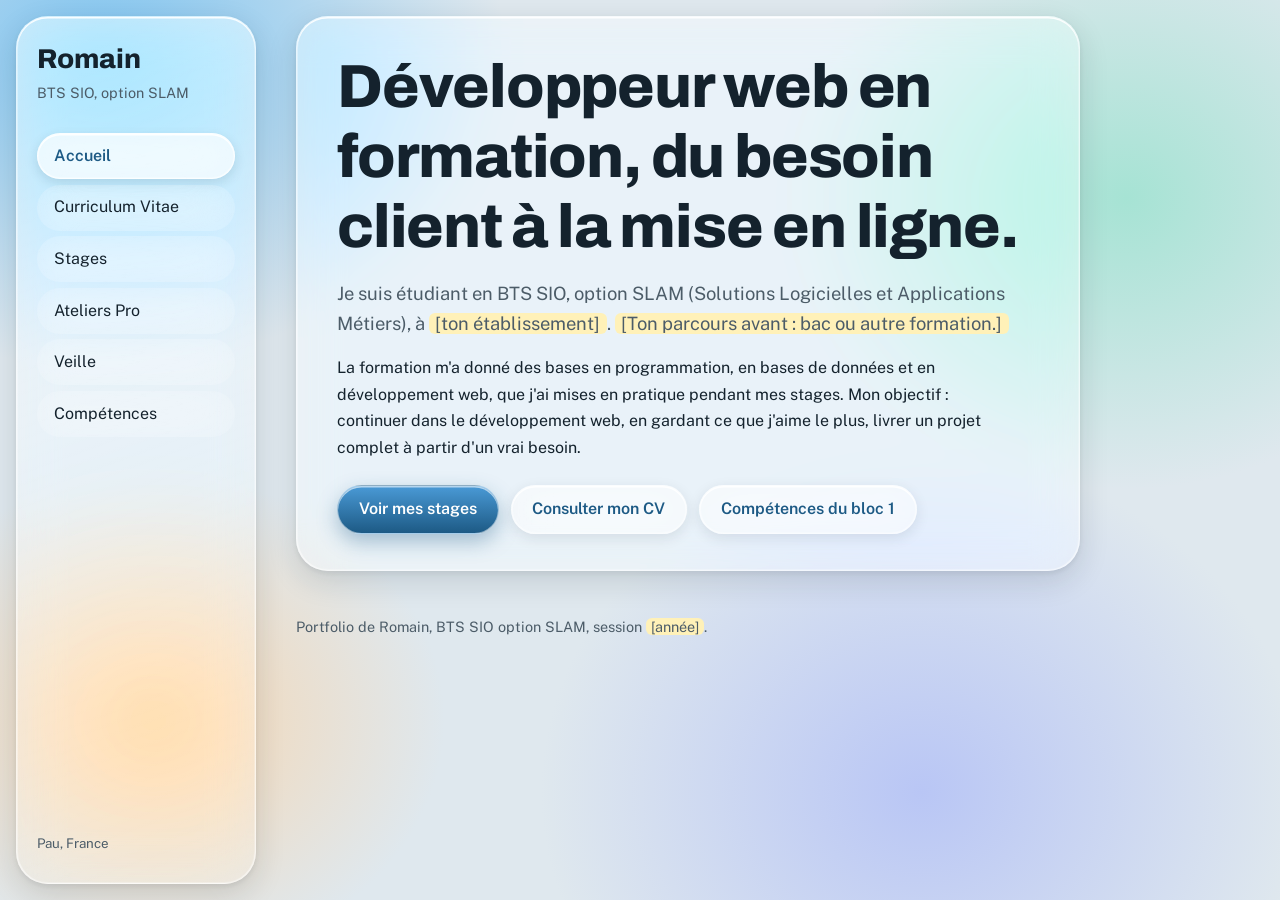
<file: index.html>
<!DOCTYPE html>
<html lang="fr">
<head>
<meta charset="utf-8">
<meta name="viewport" content="width=device-width, initial-scale=1">
<title>Romain – Portfolio BTS SIO option SLAM</title>
<meta name="description" content="Portfolio de Romain, étudiant en BTS SIO option SLAM : stages, ateliers professionnels, veille technologique et compétences du bloc 1.">
<link rel="preconnect" href="https://fonts.googleapis.com">
<link rel="preconnect" href="https://fonts.gstatic.com" crossorigin>
<link href="https://fonts.googleapis.com/css2?family=Archivo:wght@600;700;800&family=Public+Sans:wght@400;600&display=swap" rel="stylesheet">
<link rel="stylesheet" href="style.css">
</head>
<body>

<aside>
  <div>
    <p class="nom">Romain</p>
    <p class="sous">BTS SIO, option SLAM</p>
    <nav aria-label="Rubriques">
      <ul>
        <li><a href="index.html" aria-current="page">Accueil</a></li>
        <li><a href="cv.html">Curriculum Vitae</a></li>
        <li><a href="stages.html">Stages</a></li>
        <li><a href="ateliers.html">Ateliers Pro</a></li>
        <li><a href="veille.html">Veille</a></li>
        <li><a href="competences.html">Compétences</a></li>
      </ul>
    </nav>
  </div>
  <small>Pau, France</small>
</aside>

<main>

<section id="accueil">
  <h1>Développeur web en formation, du besoin client à la mise en ligne.</h1>
  <p class="chapo">Je suis étudiant en BTS SIO, option SLAM (Solutions Logicielles et Applications Métiers), à <span class="todo">[ton établissement]</span>. <span class="todo">[Ton parcours avant : bac ou autre formation.]</span></p>
  <p>La formation m'a donné des bases en programmation, en bases de données et en développement web, que j'ai mises en pratique pendant mes stages. Mon objectif : continuer dans le développement web, en gardant ce que j'aime le plus, livrer un projet complet à partir d'un vrai besoin.</p>
  <div class="liens">
    <a class="btn" href="stages.html">Voir mes stages</a>
    <a class="btn sec" href="cv.html">Consulter mon CV</a>
    <a class="btn sec" href="competences.html">Compétences du bloc 1</a>
  </div>
</section>

<footer>Portfolio de Romain, BTS SIO option SLAM, session <span class="todo">[année]</span>.</footer>

</main>
</body>
</html>
</file>
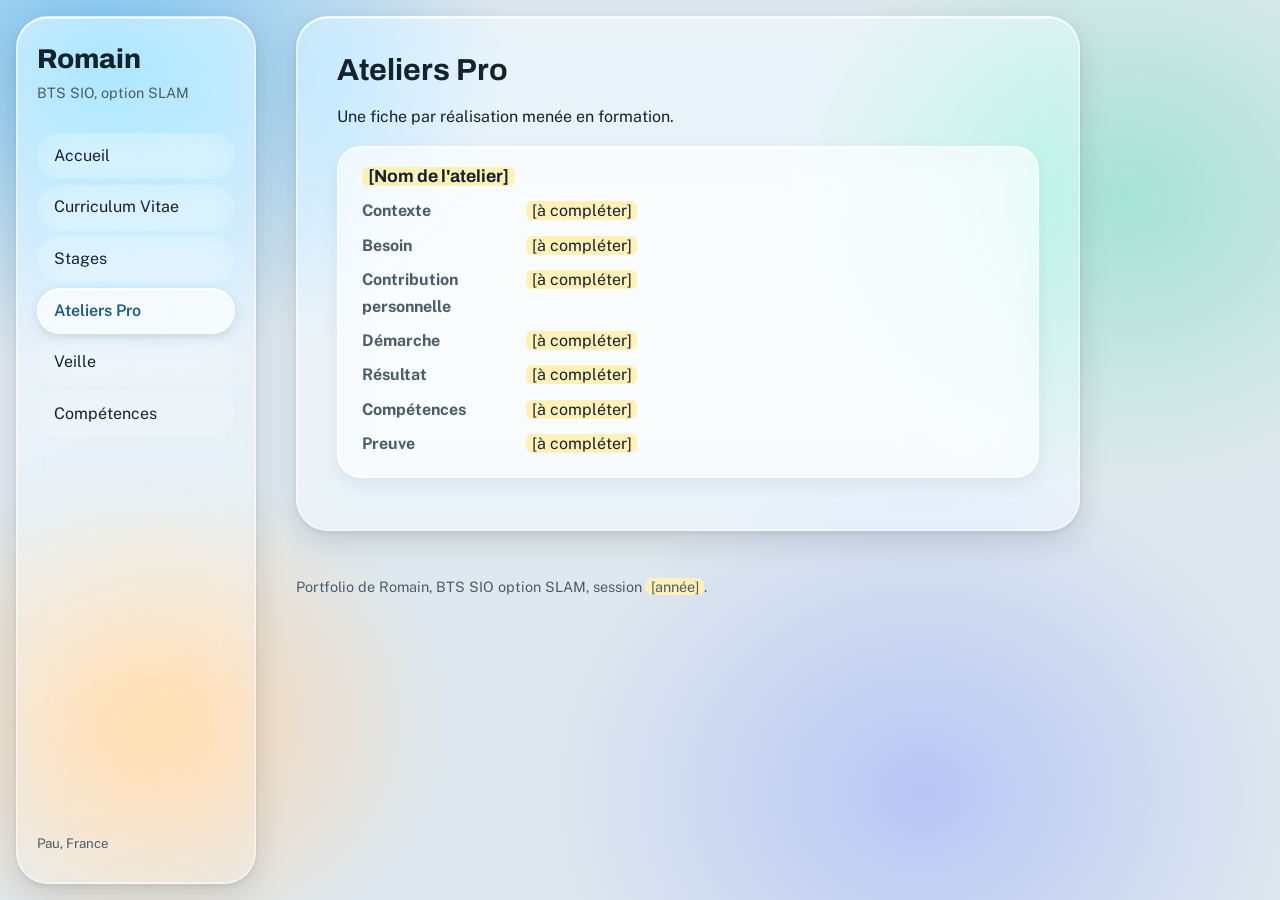
<file: ateliers.html>
<!DOCTYPE html>
<html lang="fr">
<head>
<meta charset="utf-8">
<meta name="viewport" content="width=device-width, initial-scale=1">
<title>Ateliers Pro – Romain, BTS SIO SLAM</title>
<meta name="description" content="Ateliers professionnels réalisés par Romain pendant son BTS SIO option SLAM.">
<link rel="preconnect" href="https://fonts.googleapis.com">
<link rel="preconnect" href="https://fonts.gstatic.com" crossorigin>
<link href="https://fonts.googleapis.com/css2?family=Archivo:wght@600;700;800&family=Public+Sans:wght@400;600&display=swap" rel="stylesheet">
<link rel="stylesheet" href="style.css">
</head>
<body>

<aside>
  <div>
    <p class="nom">Romain</p>
    <p class="sous">BTS SIO, option SLAM</p>
    <nav aria-label="Rubriques">
      <ul>
        <li><a href="index.html">Accueil</a></li>
        <li><a href="cv.html">Curriculum Vitae</a></li>
        <li><a href="stages.html">Stages</a></li>
        <li><a href="ateliers.html" aria-current="page">Ateliers Pro</a></li>
        <li><a href="veille.html">Veille</a></li>
        <li><a href="competences.html">Compétences</a></li>
      </ul>
    </nav>
  </div>
  <small>Pau, France</small>
</aside>

<main>

<section id="ateliers">
  <h2>Ateliers Pro</h2>
  <p>Une fiche par réalisation menée en formation.</p>

  <article class="fiche" id="atelier-1">
    <h4><span class="todo">[Nom de l'atelier]</span></h4>
    <dl>
      <dt>Contexte</dt><dd><span class="todo">[à compléter]</span></dd>
      <dt>Besoin</dt><dd><span class="todo">[à compléter]</span></dd>
      <dt>Contribution personnelle</dt><dd><span class="todo">[à compléter]</span></dd>
      <dt>Démarche</dt><dd><span class="todo">[à compléter]</span></dd>
      <dt>Résultat</dt><dd><span class="todo">[à compléter]</span></dd>
      <dt>Compétences</dt><dd><span class="todo">[à compléter]</span></dd>
      <dt>Preuve</dt><dd><span class="todo">[à compléter]</span></dd>
    </dl>
  </article>
</section>

<footer>Portfolio de Romain, BTS SIO option SLAM, session <span class="todo">[année]</span>.</footer>

</main>
</body>
</html>
</file>
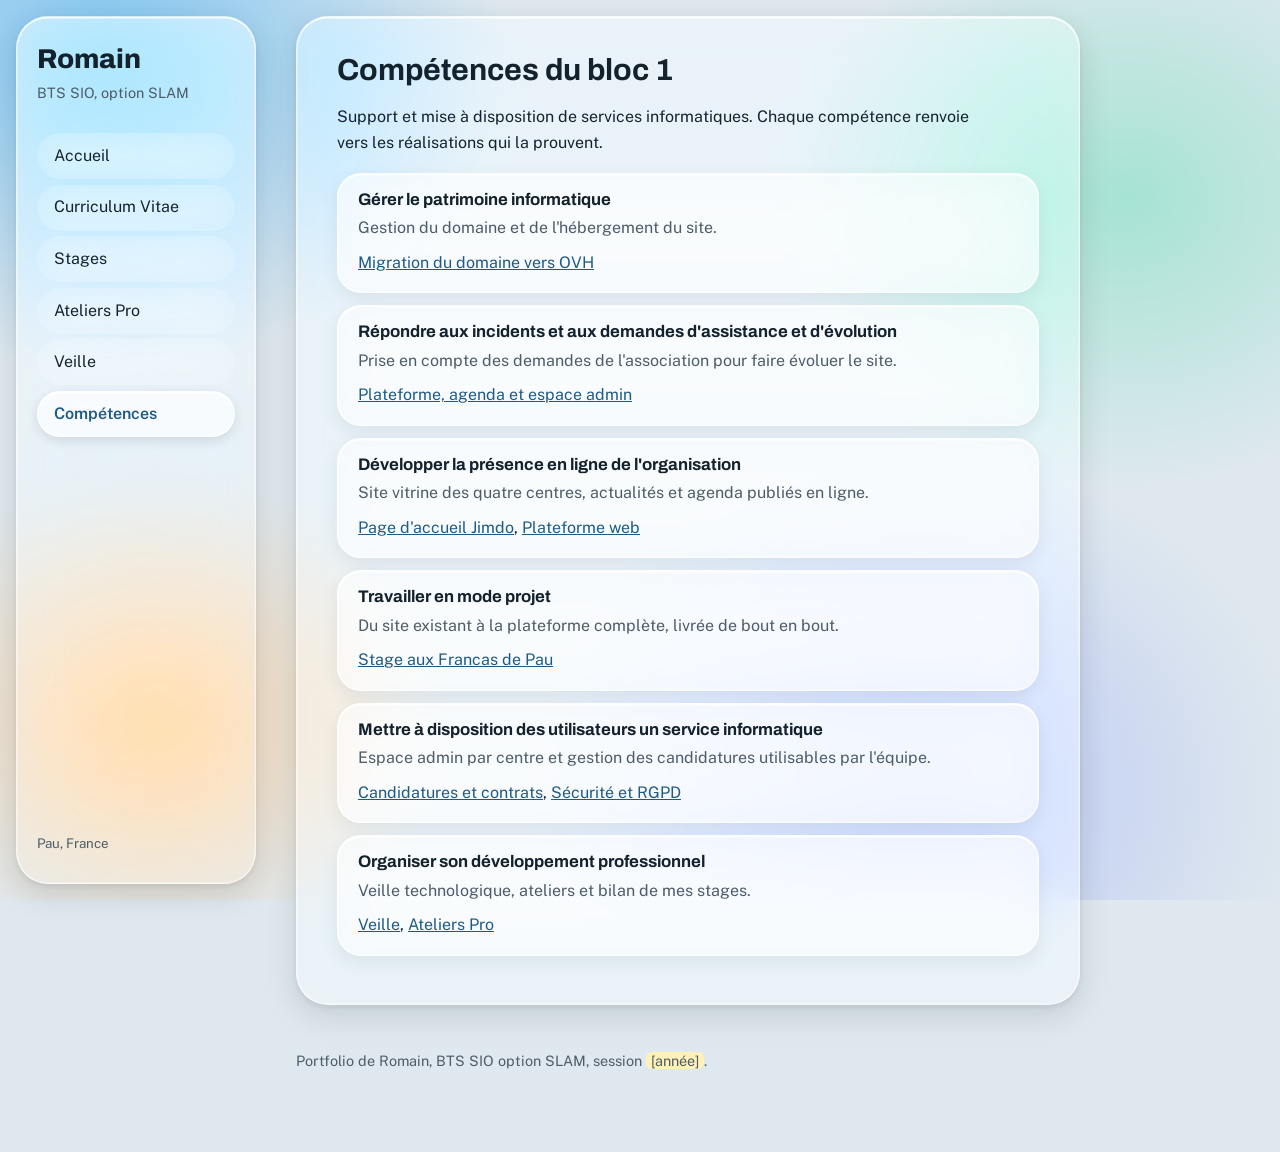
<file: competences.html>
<!DOCTYPE html>
<html lang="fr">
<head>
<meta charset="utf-8">
<meta name="viewport" content="width=device-width, initial-scale=1">
<title>Compétences du bloc 1 – Romain, BTS SIO SLAM</title>
<meta name="description" content="Compétences du bloc 1 du BTS SIO et réalisations qui les prouvent.">
<link rel="preconnect" href="https://fonts.googleapis.com">
<link rel="preconnect" href="https://fonts.gstatic.com" crossorigin>
<link href="https://fonts.googleapis.com/css2?family=Archivo:wght@600;700;800&family=Public+Sans:wght@400;600&display=swap" rel="stylesheet">
<link rel="stylesheet" href="style.css">
</head>
<body>

<aside>
  <div>
    <p class="nom">Romain</p>
    <p class="sous">BTS SIO, option SLAM</p>
    <nav aria-label="Rubriques">
      <ul>
        <li><a href="index.html">Accueil</a></li>
        <li><a href="cv.html">Curriculum Vitae</a></li>
        <li><a href="stages.html">Stages</a></li>
        <li><a href="ateliers.html">Ateliers Pro</a></li>
        <li><a href="veille.html">Veille</a></li>
        <li><a href="competences.html" aria-current="page">Compétences</a></li>
      </ul>
    </nav>
  </div>
  <small>Pau, France</small>
</aside>

<main>

<section id="competences">
  <h2>Compétences du bloc 1</h2>
  <p>Support et mise à disposition de services informatiques. Chaque compétence renvoie vers les réalisations qui la prouvent.</p>

  <div class="comp">
    <h3>Gérer le patrimoine informatique</h3>
    <p>Gestion du domaine et de l'hébergement du site.</p>
    <a href="stages.html#real-securite">Migration du domaine vers OVH</a>
  </div>
  <div class="comp">
    <h3>Répondre aux incidents et aux demandes d'assistance et d'évolution</h3>
    <p>Prise en compte des demandes de l'association pour faire évoluer le site.</p>
    <a href="stages.html#real-plateforme">Plateforme, agenda et espace admin</a>
  </div>
  <div class="comp">
    <h3>Développer la présence en ligne de l'organisation</h3>
    <p>Site vitrine des quatre centres, actualités et agenda publiés en ligne.</p>
    <a href="stages.html#real-jimdo">Page d'accueil Jimdo</a>, <a href="stages.html#real-plateforme">Plateforme web</a>
  </div>
  <div class="comp">
    <h3>Travailler en mode projet</h3>
    <p>Du site existant à la plateforme complète, livrée de bout en bout.</p>
    <a href="stages.html#stage-2">Stage aux Francas de Pau</a>
  </div>
  <div class="comp">
    <h3>Mettre à disposition des utilisateurs un service informatique</h3>
    <p>Espace admin par centre et gestion des candidatures utilisables par l'équipe.</p>
    <a href="stages.html#real-candidatures">Candidatures et contrats</a>, <a href="stages.html#real-securite">Sécurité et RGPD</a>
  </div>
  <div class="comp">
    <h3>Organiser son développement professionnel</h3>
    <p>Veille technologique, ateliers et bilan de mes stages.</p>
    <a href="veille.html">Veille</a>, <a href="ateliers.html">Ateliers Pro</a>
  </div>
</section>

<footer>Portfolio de Romain, BTS SIO option SLAM, session <span class="todo">[année]</span>.</footer>

</main>
</body>
</html>
</file>
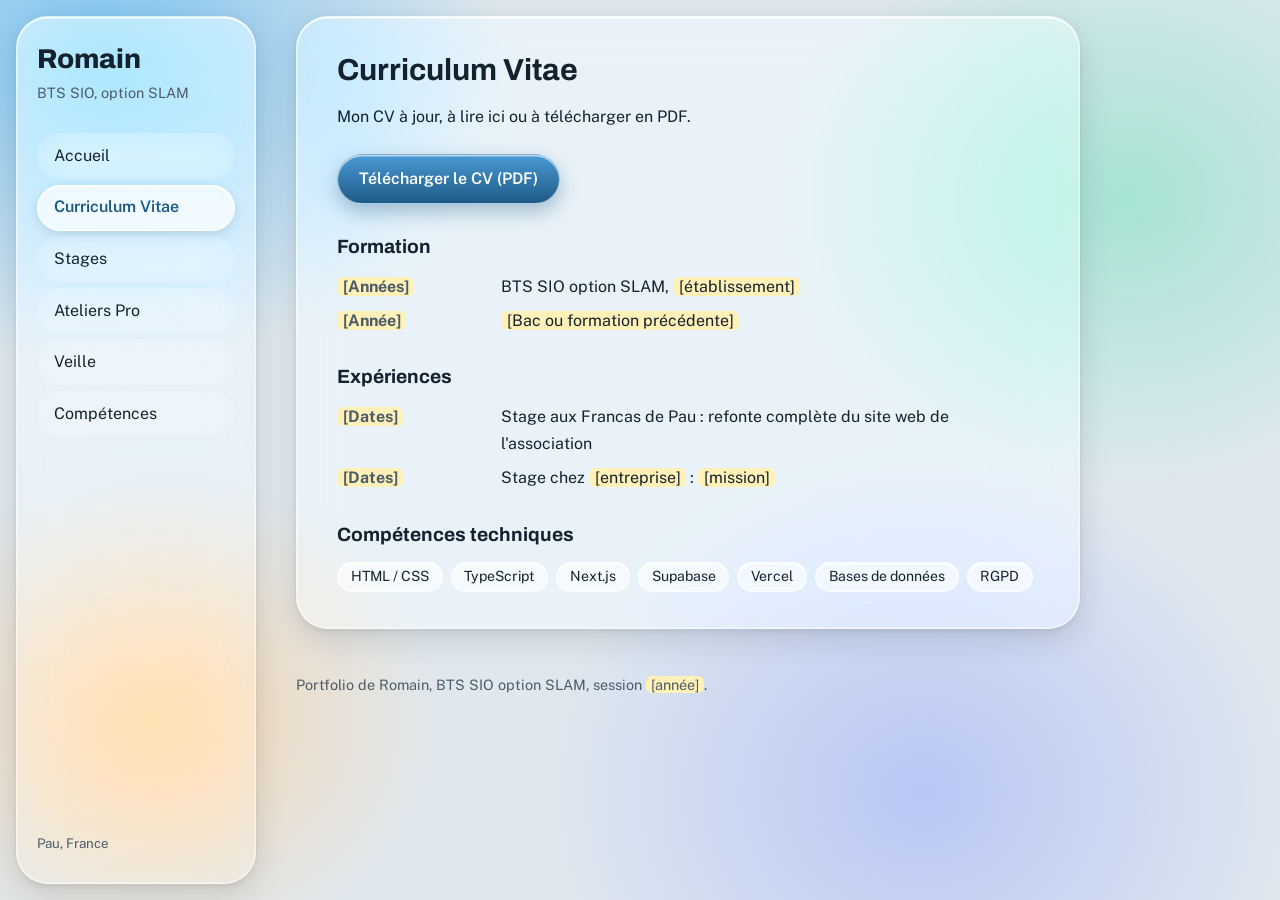
<file: cv.html>
<!DOCTYPE html>
<html lang="fr">
<head>
<meta charset="utf-8">
<meta name="viewport" content="width=device-width, initial-scale=1">
<title>Curriculum Vitae – Romain, BTS SIO SLAM</title>
<meta name="description" content="CV de Romain, étudiant en BTS SIO option SLAM : formation, expériences et compétences techniques.">
<link rel="preconnect" href="https://fonts.googleapis.com">
<link rel="preconnect" href="https://fonts.gstatic.com" crossorigin>
<link href="https://fonts.googleapis.com/css2?family=Archivo:wght@600;700;800&family=Public+Sans:wght@400;600&display=swap" rel="stylesheet">
<link rel="stylesheet" href="style.css">
</head>
<body>

<aside>
  <div>
    <p class="nom">Romain</p>
    <p class="sous">BTS SIO, option SLAM</p>
    <nav aria-label="Rubriques">
      <ul>
        <li><a href="index.html">Accueil</a></li>
        <li><a href="cv.html" aria-current="page">Curriculum Vitae</a></li>
        <li><a href="stages.html">Stages</a></li>
        <li><a href="ateliers.html">Ateliers Pro</a></li>
        <li><a href="veille.html">Veille</a></li>
        <li><a href="competences.html">Compétences</a></li>
      </ul>
    </nav>
  </div>
  <small>Pau, France</small>
</aside>

<main>

<section id="cv">
  <h2>Curriculum Vitae</h2>
  <p>Mon CV à jour, à lire ici ou à télécharger en PDF.</p>
  <div class="liens">
    <a class="btn" href="cv.pdf" download>Télécharger le CV (PDF)</a>
  </div>

  <h3>Formation</h3>
  <dl>
    <dt><span class="todo">[Années]</span></dt><dd>BTS SIO option SLAM, <span class="todo">[établissement]</span></dd>
    <dt><span class="todo">[Année]</span></dt><dd><span class="todo">[Bac ou formation précédente]</span></dd>
  </dl>

  <h3>Expériences</h3>
  <dl>
    <dt><span class="todo">[Dates]</span></dt><dd>Stage aux Francas de Pau : refonte complète du site web de l'association</dd>
    <dt><span class="todo">[Dates]</span></dt><dd>Stage chez <span class="todo">[entreprise]</span> : <span class="todo">[mission]</span></dd>
  </dl>

  <h3>Compétences techniques</h3>
  <ul class="tags">
    <li>HTML / CSS</li><li>TypeScript</li><li>Next.js</li><li>Supabase</li><li>Vercel</li><li>Bases de données</li><li>RGPD</li>
  </ul>
</section>

<footer>Portfolio de Romain, BTS SIO option SLAM, session <span class="todo">[année]</span>.</footer>

</main>
</body>
</html>
</file>
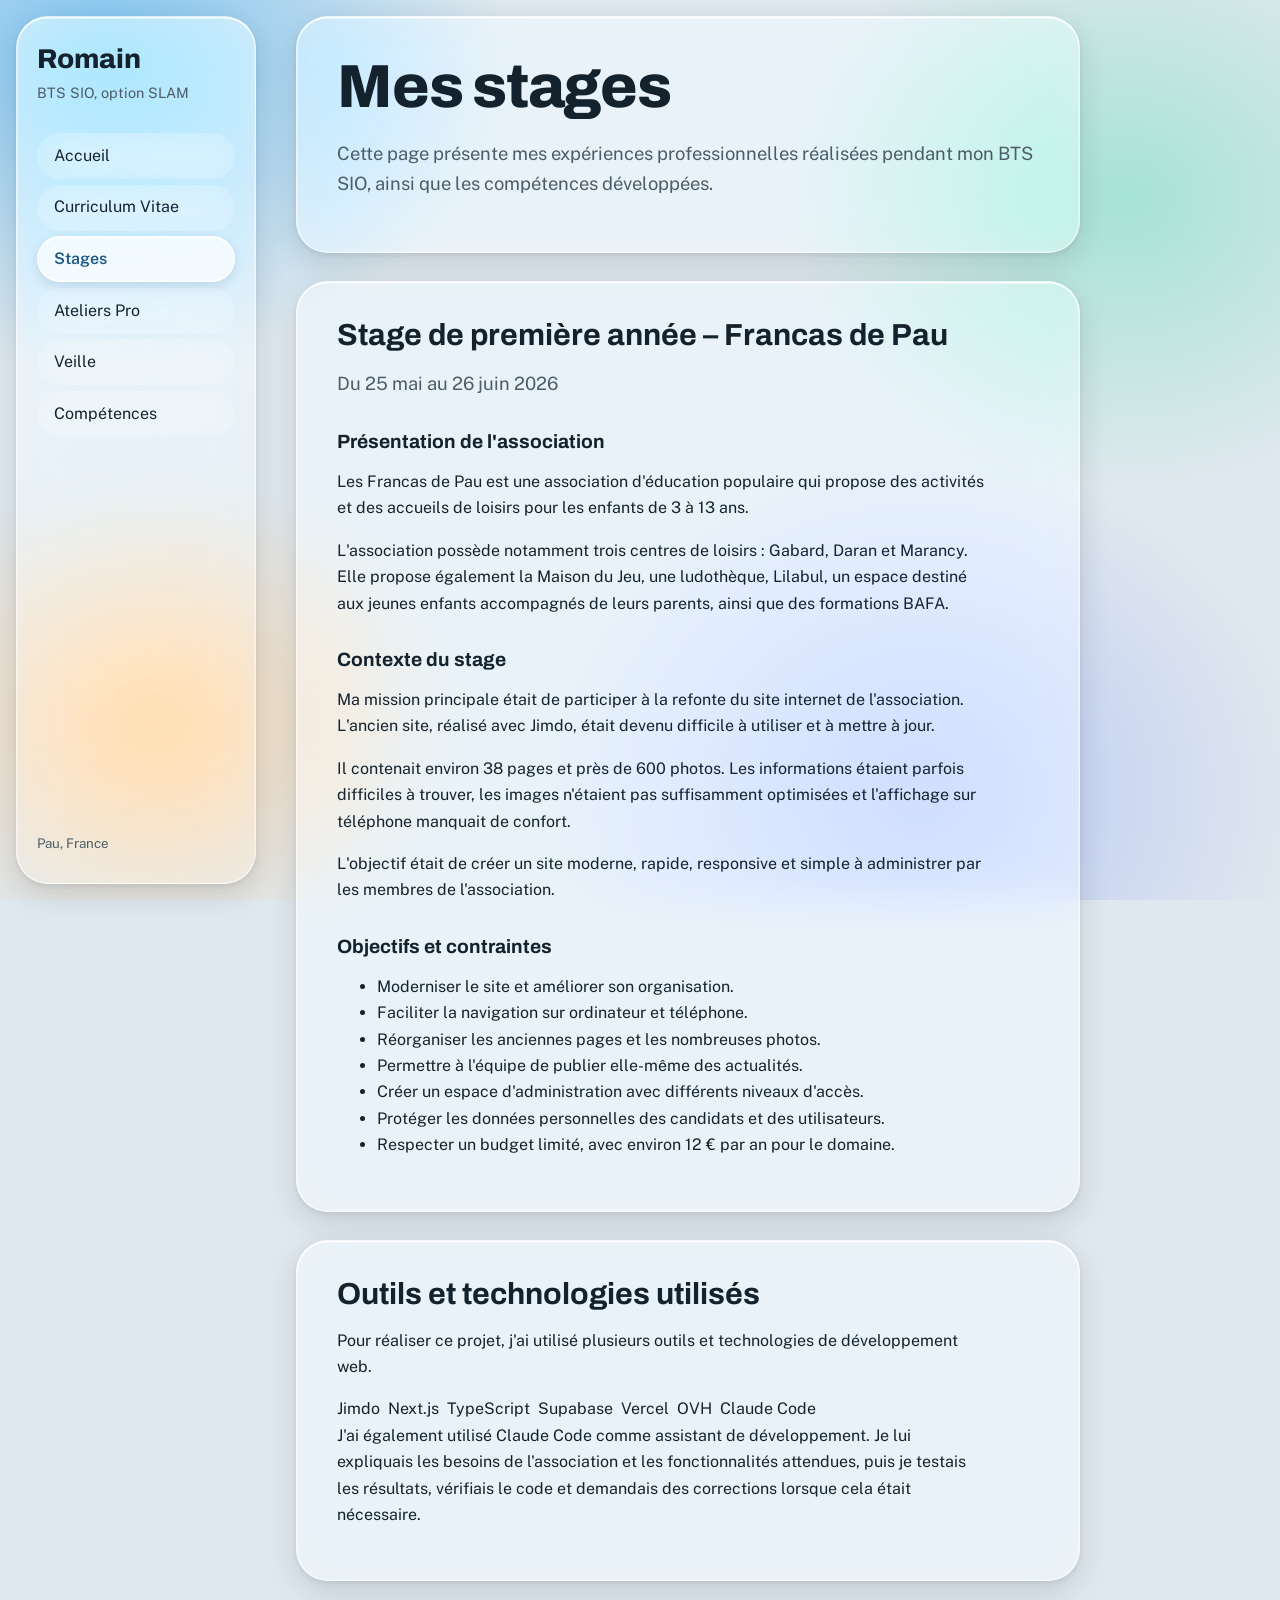
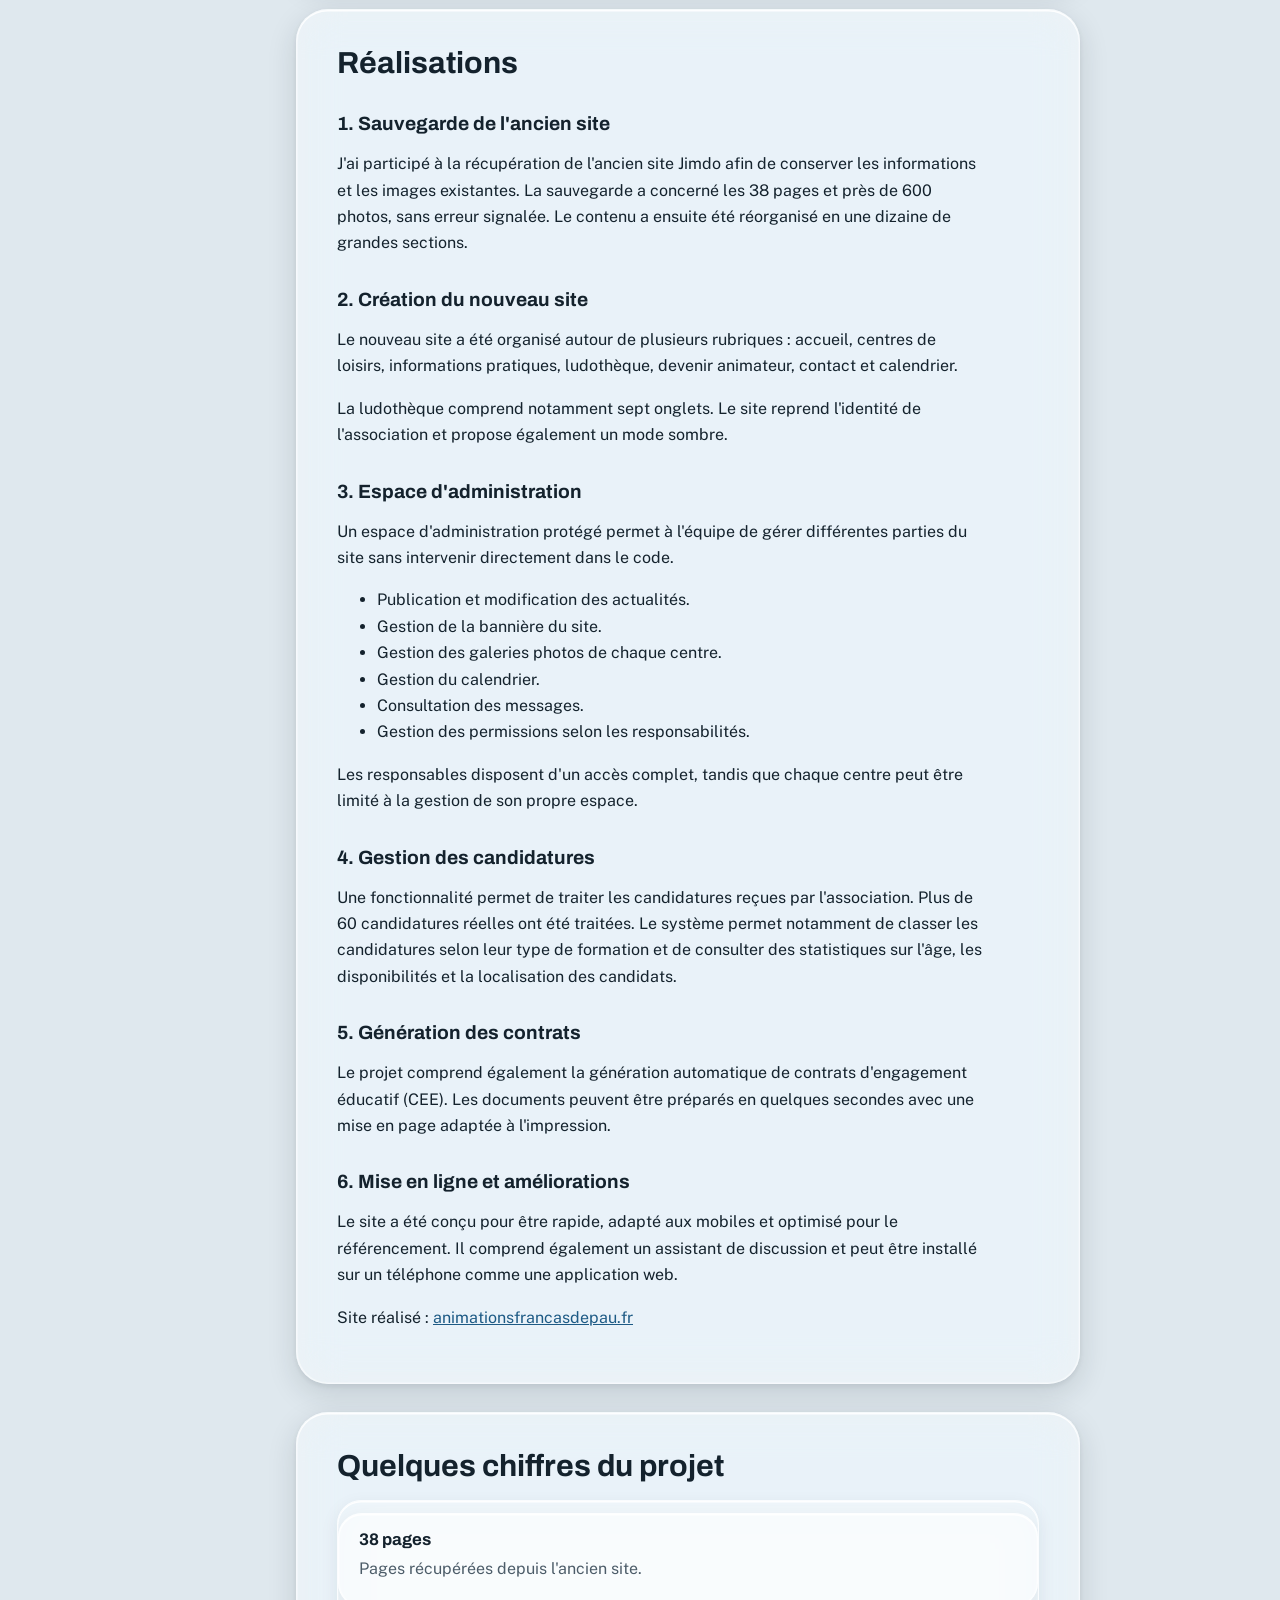
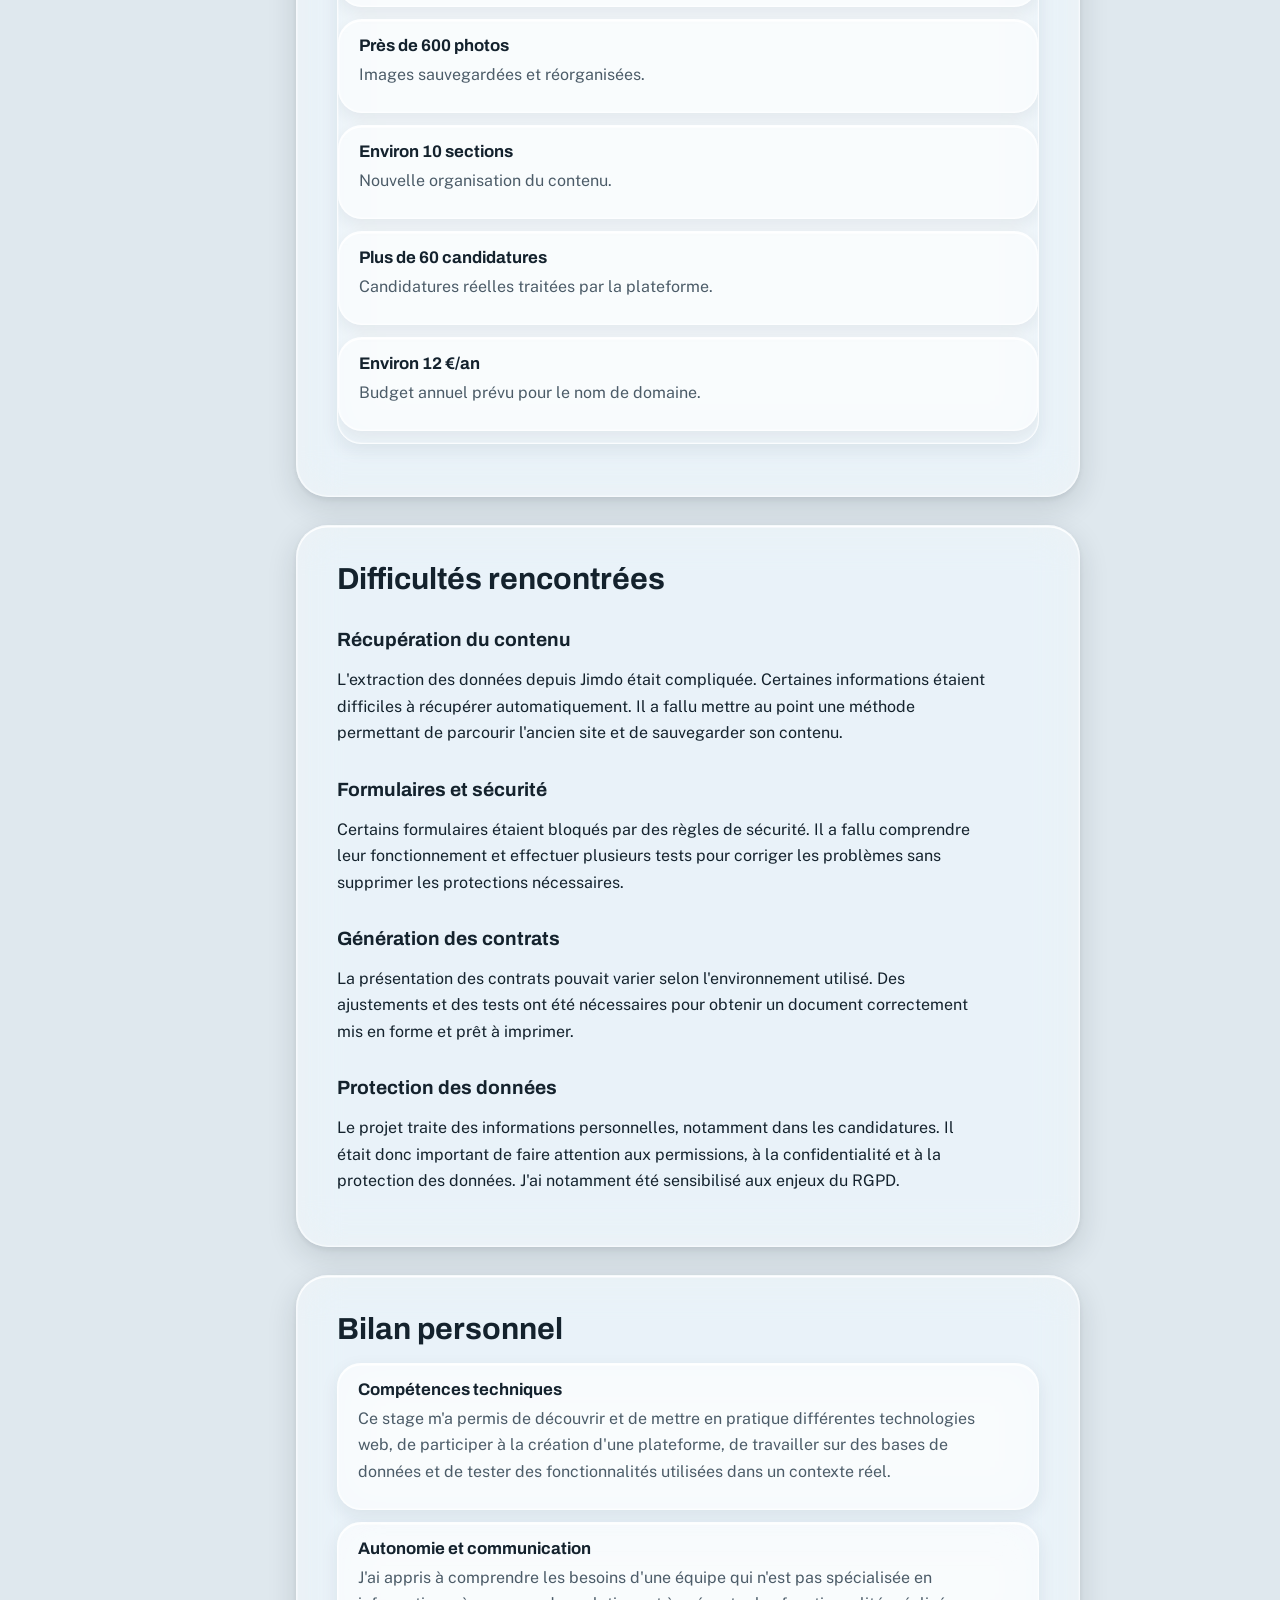
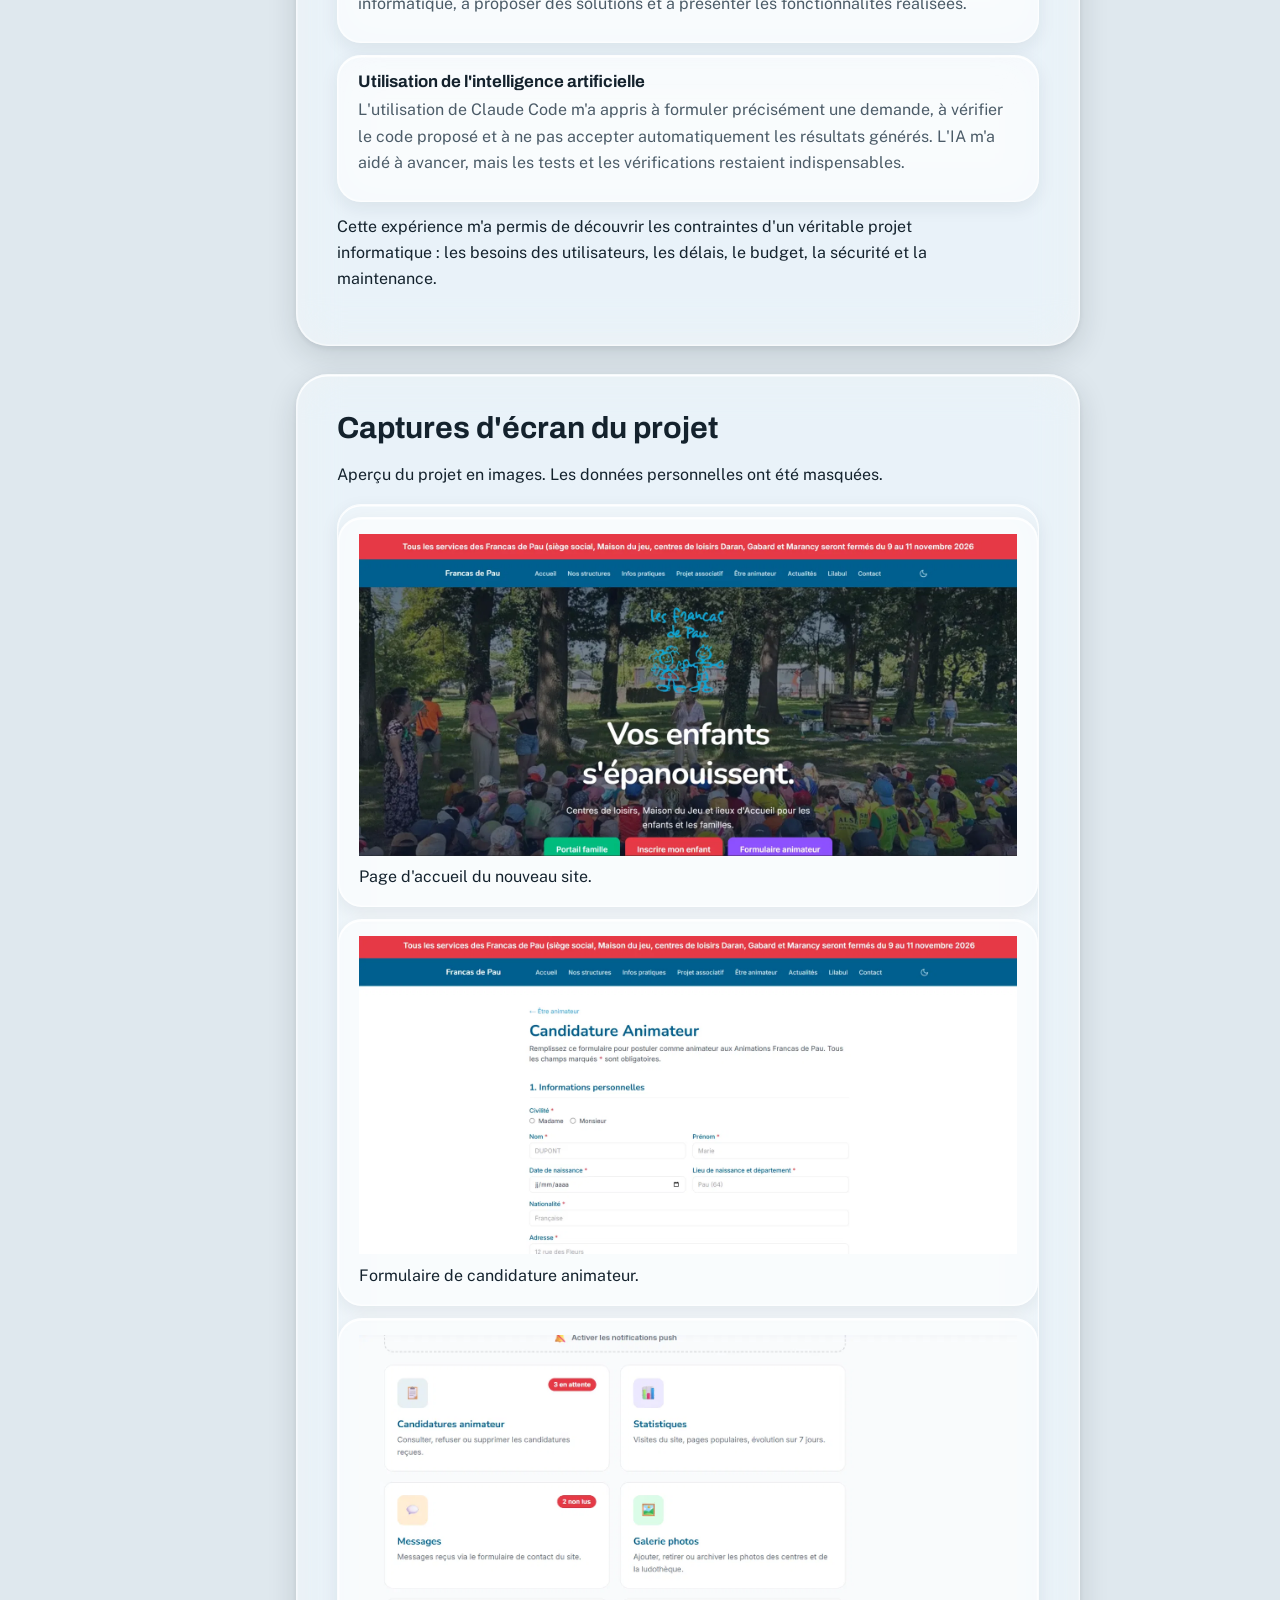
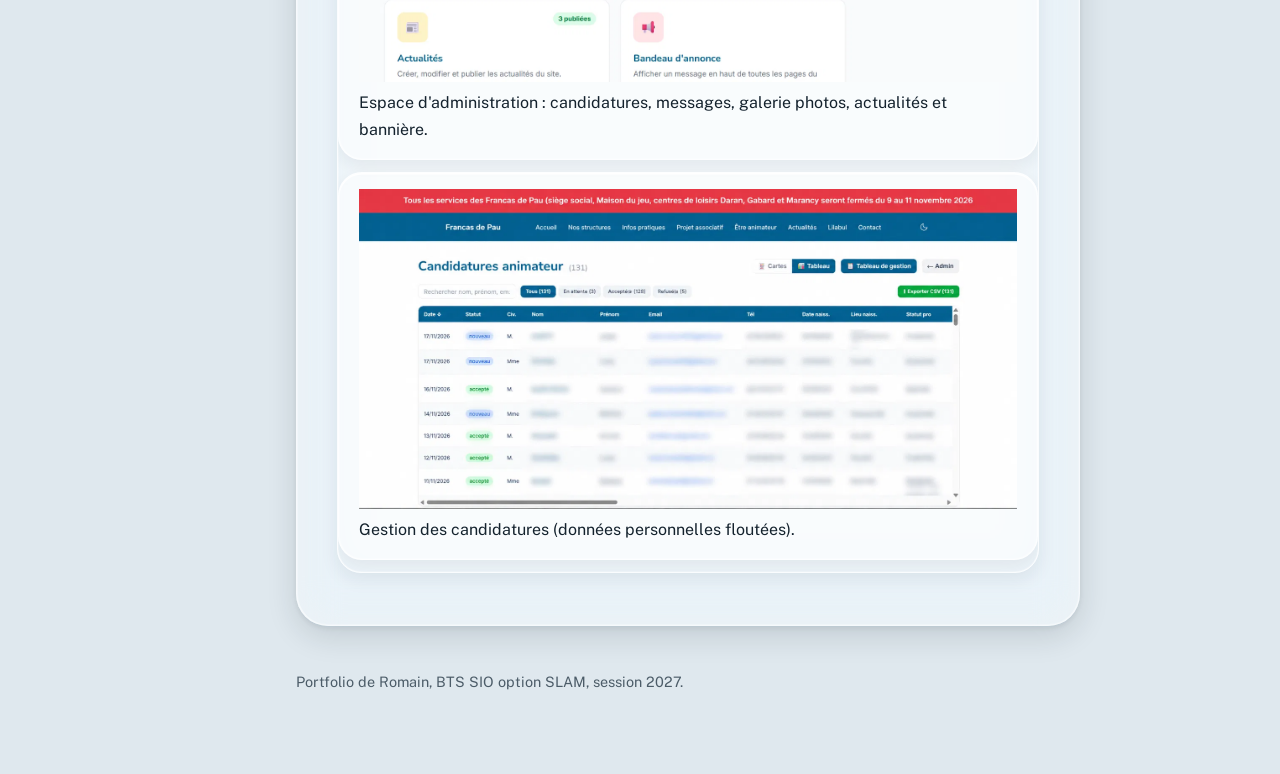
<file: stages.html>
<!DOCTYPE html>
<html lang="fr">
<head>
<meta charset="utf-8">
<meta name="viewport" content="width=device-width, initial-scale=1">
<title>Stages – Romain | Portfolio BTS SIO option SLAM</title>
<meta name="description" content="Présentation de mon stage de première année aux Francas de Pau et des projets informatiques réalisés.">
<link rel="preconnect" href="https://fonts.googleapis.com">
<link rel="preconnect" href="https://fonts.gstatic.com" crossorigin>
<link href="https://fonts.googleapis.com/css2?family=Archivo:wght@600;700;800&family=Public+Sans:wght@400;600&display=swap" rel="stylesheet">
<link rel="stylesheet" href="style.css">
</head>
<body>

<aside>
  <div>
    <p class="nom">Romain</p>
    <p class="sous">BTS SIO, option SLAM</p>
    <nav aria-label="Rubriques">
      <ul>
        <li><a href="index.html">Accueil</a></li>
        <li><a href="cv.html">Curriculum Vitae</a></li>
        <li><a href="stages.html" aria-current="page">Stages</a></li>
        <li><a href="ateliers.html">Ateliers Pro</a></li>
        <li><a href="veille.html">Veille</a></li>
        <li><a href="competences.html">Compétences</a></li>
      </ul>
    </nav>
  </div>
  <small>Pau, France</small>
</aside>

<main>

<section id="stages">
  <h1>Mes stages</h1>
  <p class="chapo">
    Cette page présente mes expériences professionnelles réalisées
    pendant mon BTS SIO, ainsi que les compétences développées.
  </p>
</section>

<section id="francas">
  <h2>Stage de première année – Francas de Pau</h2>
  <p class="chapo">Du 25 mai au 26 juin 2026</p>

  <h3>Présentation de l'association</h3>
  <p>
    Les Francas de Pau est une association d'éducation populaire qui
    propose des activités et des accueils de loisirs pour les enfants
    de 3 à 13 ans.
  </p>
  <p>
    L'association possède notamment trois centres de loisirs :
    Gabard, Daran et Marancy. Elle propose également la Maison du Jeu,
    une ludothèque, Lilabul, un espace destiné aux jeunes enfants
    accompagnés de leurs parents, ainsi que des formations BAFA.
  </p>

  <h3>Contexte du stage</h3>
  <p>
    Ma mission principale était de participer à la refonte du site
    internet de l'association. L'ancien site, réalisé avec Jimdo,
    était devenu difficile à utiliser et à mettre à jour.
  </p>
  <p>
    Il contenait environ 38 pages et près de 600 photos. Les informations
    étaient parfois difficiles à trouver, les images n'étaient pas
    suffisamment optimisées et l'affichage sur téléphone manquait
    de confort.
  </p>
  <p>
    L'objectif était de créer un site moderne, rapide, responsive et
    simple à administrer par les membres de l'association.
  </p>

  <h3>Objectifs et contraintes</h3>
  <ul>
    <li>Moderniser le site et améliorer son organisation.</li>
    <li>Faciliter la navigation sur ordinateur et téléphone.</li>
    <li>Réorganiser les anciennes pages et les nombreuses photos.</li>
    <li>Permettre à l'équipe de publier elle-même des actualités.</li>
    <li>Créer un espace d'administration avec différents niveaux d'accès.</li>
    <li>Protéger les données personnelles des candidats et des utilisateurs.</li>
    <li>Respecter un budget limité, avec environ 12 € par an pour le domaine.</li>
  </ul>
</section>

<section id="outils">
  <h2>Outils et technologies utilisés</h2>
  <p>
    Pour réaliser ce projet, j'ai utilisé plusieurs outils et technologies
    de développement web.
  </p>

  <div class="tags">
    <span>Jimdo</span>
    <span>Next.js</span>
    <span>TypeScript</span>
    <span>Supabase</span>
    <span>Vercel</span>
    <span>OVH</span>
    <span>Claude Code</span>
  </div>

  <p>
    J'ai également utilisé Claude Code comme assistant de développement.
    Je lui expliquais les besoins de l'association et les fonctionnalités
    attendues, puis je testais les résultats, vérifiais le code et
    demandais des corrections lorsque cela était nécessaire.
  </p>
</section>

<section id="realisations">
  <h2>Réalisations</h2>

  <h3>1. Sauvegarde de l'ancien site</h3>
  <p>
    J'ai participé à la récupération de l'ancien site Jimdo afin de
    conserver les informations et les images existantes. La sauvegarde
    a concerné les 38 pages et près de 600 photos, sans erreur signalée.
    Le contenu a ensuite été réorganisé en une dizaine de grandes sections.
  </p>

  <h3>2. Création du nouveau site</h3>
  <p>
    Le nouveau site a été organisé autour de plusieurs rubriques :
    accueil, centres de loisirs, informations pratiques, ludothèque,
    devenir animateur, contact et calendrier.
  </p>
  <p>
    La ludothèque comprend notamment sept onglets. Le site reprend
    l'identité de l'association et propose également un mode sombre.
  </p>

  <h3>3. Espace d'administration</h3>
  <p>
    Un espace d'administration protégé permet à l'équipe de gérer
    différentes parties du site sans intervenir directement dans le code.
  </p>
  <ul>
    <li>Publication et modification des actualités.</li>
    <li>Gestion de la bannière du site.</li>
    <li>Gestion des galeries photos de chaque centre.</li>
    <li>Gestion du calendrier.</li>
    <li>Consultation des messages.</li>
    <li>Gestion des permissions selon les responsabilités.</li>
  </ul>
  <p>
    Les responsables disposent d'un accès complet, tandis que chaque
    centre peut être limité à la gestion de son propre espace.
  </p>

  <h3>4. Gestion des candidatures</h3>
  <p>
    Une fonctionnalité permet de traiter les candidatures reçues par
    l'association. Plus de 60 candidatures réelles ont été traitées.
    Le système permet notamment de classer les candidatures selon
    leur type de formation et de consulter des statistiques sur l'âge,
    les disponibilités et la localisation des candidats.
  </p>

  <h3>5. Génération des contrats</h3>
  <p>
    Le projet comprend également la génération automatique de contrats
    d'engagement éducatif (CEE). Les documents peuvent être préparés
    en quelques secondes avec une mise en page adaptée à l'impression.
  </p>

  <h3>6. Mise en ligne et améliorations</h3>
  <p>
    Le site a été conçu pour être rapide, adapté aux mobiles et optimisé
    pour le référencement. Il comprend également un assistant de
    discussion et peut être installé sur un téléphone comme une
    application web.
  </p>
  <p>
    Site réalisé : <a href="https://animationsfrancasdepau.fr/" target="_blank" rel="noopener noreferrer">animationsfrancasdepau.fr</a>
  </p>
</section>

<section id="chiffres">
  <h2>Quelques chiffres du projet</h2>
  <div class="defile">
    <div class="comp">
      <h3>38 pages</h3>
      <p>Pages récupérées depuis l'ancien site.</p>
    </div>
    <div class="comp">
      <h3>Près de 600 photos</h3>
      <p>Images sauvegardées et réorganisées.</p>
    </div>
    <div class="comp">
      <h3>Environ 10 sections</h3>
      <p>Nouvelle organisation du contenu.</p>
    </div>
    <div class="comp">
      <h3>Plus de 60 candidatures</h3>
      <p>Candidatures réelles traitées par la plateforme.</p>
    </div>
    <div class="comp">
      <h3>Environ 12 €/an</h3>
      <p>Budget annuel prévu pour le nom de domaine.</p>
    </div>
  </div>
</section>

<section id="difficultes">
  <h2>Difficultés rencontrées</h2>

  <h3>Récupération du contenu</h3>
  <p>
    L'extraction des données depuis Jimdo était compliquée. Certaines
    informations étaient difficiles à récupérer automatiquement.
    Il a fallu mettre au point une méthode permettant de parcourir
    l'ancien site et de sauvegarder son contenu.
  </p>

  <h3>Formulaires et sécurité</h3>
  <p>
    Certains formulaires étaient bloqués par des règles de sécurité.
    Il a fallu comprendre leur fonctionnement et effectuer plusieurs
    tests pour corriger les problèmes sans supprimer les protections
    nécessaires.
  </p>

  <h3>Génération des contrats</h3>
  <p>
    La présentation des contrats pouvait varier selon l'environnement
    utilisé. Des ajustements et des tests ont été nécessaires pour
    obtenir un document correctement mis en forme et prêt à imprimer.
  </p>

  <h3>Protection des données</h3>
  <p>
    Le projet traite des informations personnelles, notamment dans
    les candidatures. Il était donc important de faire attention
    aux permissions, à la confidentialité et à la protection des données.
    J'ai notamment été sensibilisé aux enjeux du RGPD.
  </p>
</section>

<section id="bilan">
  <h2>Bilan personnel</h2>

  <div class="comp">
    <h3>Compétences techniques</h3>
    <p>
      Ce stage m'a permis de découvrir et de mettre en pratique différentes
      technologies web, de participer à la création d'une plateforme,
      de travailler sur des bases de données et de tester des
      fonctionnalités utilisées dans un contexte réel.
    </p>
  </div>

  <div class="comp">
    <h3>Autonomie et communication</h3>
    <p>
      J'ai appris à comprendre les besoins d'une équipe qui n'est pas
      spécialisée en informatique, à proposer des solutions et à
      présenter les fonctionnalités réalisées.
    </p>
  </div>

  <div class="comp">
    <h3>Utilisation de l'intelligence artificielle</h3>
    <p>
      L'utilisation de Claude Code m'a appris à formuler précisément
      une demande, à vérifier le code proposé et à ne pas accepter
      automatiquement les résultats générés. L'IA m'a aidé à avancer,
      mais les tests et les vérifications restaient indispensables.
    </p>
  </div>

  <p>
    Cette expérience m'a permis de découvrir les contraintes d'un
    véritable projet informatique : les besoins des utilisateurs,
    les délais, le budget, la sécurité et la maintenance.
  </p>
</section>

<section id="captures">
  <h2>Captures d'écran du projet</h2>
  <p>
    Aperçu du projet en images. Les données personnelles ont été
    masquées.
  </p>

  <div class="defile">
    <figure class="comp">
      <img src="images/3.webp" alt="Page d'accueil du nouveau site des Francas de Pau" style="max-width:100%">
      <figcaption>Page d'accueil du nouveau site.</figcaption>
    </figure>

    <figure class="comp">
      <img src="images/4.webp" alt="Formulaire de candidature animateur" style="max-width:100%">
      <figcaption>Formulaire de candidature animateur.</figcaption>
    </figure>

    <figure class="comp">
      <img src="images/1.webp" alt="Tableau de bord de l'espace d'administration" style="max-width:100%">
      <figcaption>Espace d'administration : candidatures, messages, galerie photos, actualités et bannière.</figcaption>
    </figure>

    <figure class="comp">
      <img src="images/2.webp" alt="Liste des candidatures animateur avec données masquées" style="max-width:100%">
      <figcaption>Gestion des candidatures (données personnelles floutées).</figcaption>
    </figure>
  </div>
</section>

<footer>
  Portfolio de Romain, BTS SIO option SLAM, session 2027.
</footer>

</main>
</body>
</html>
</file>
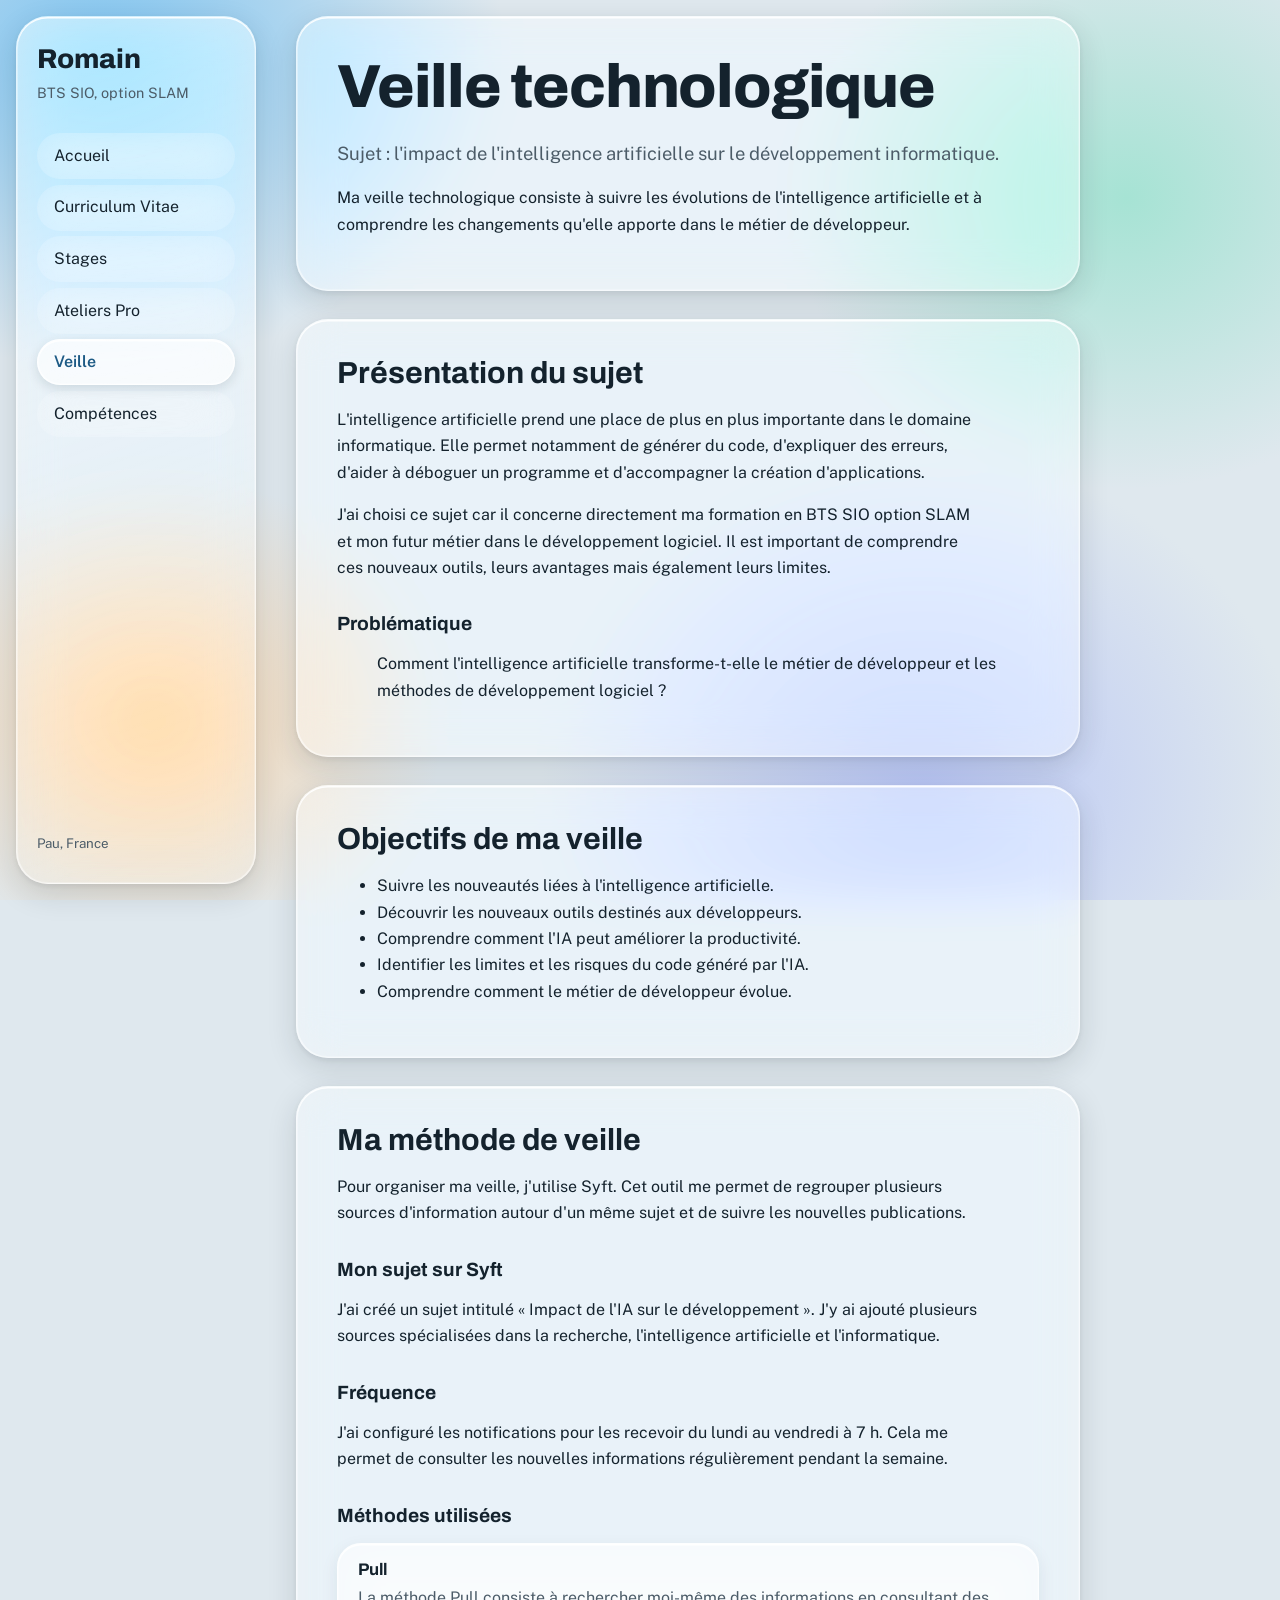
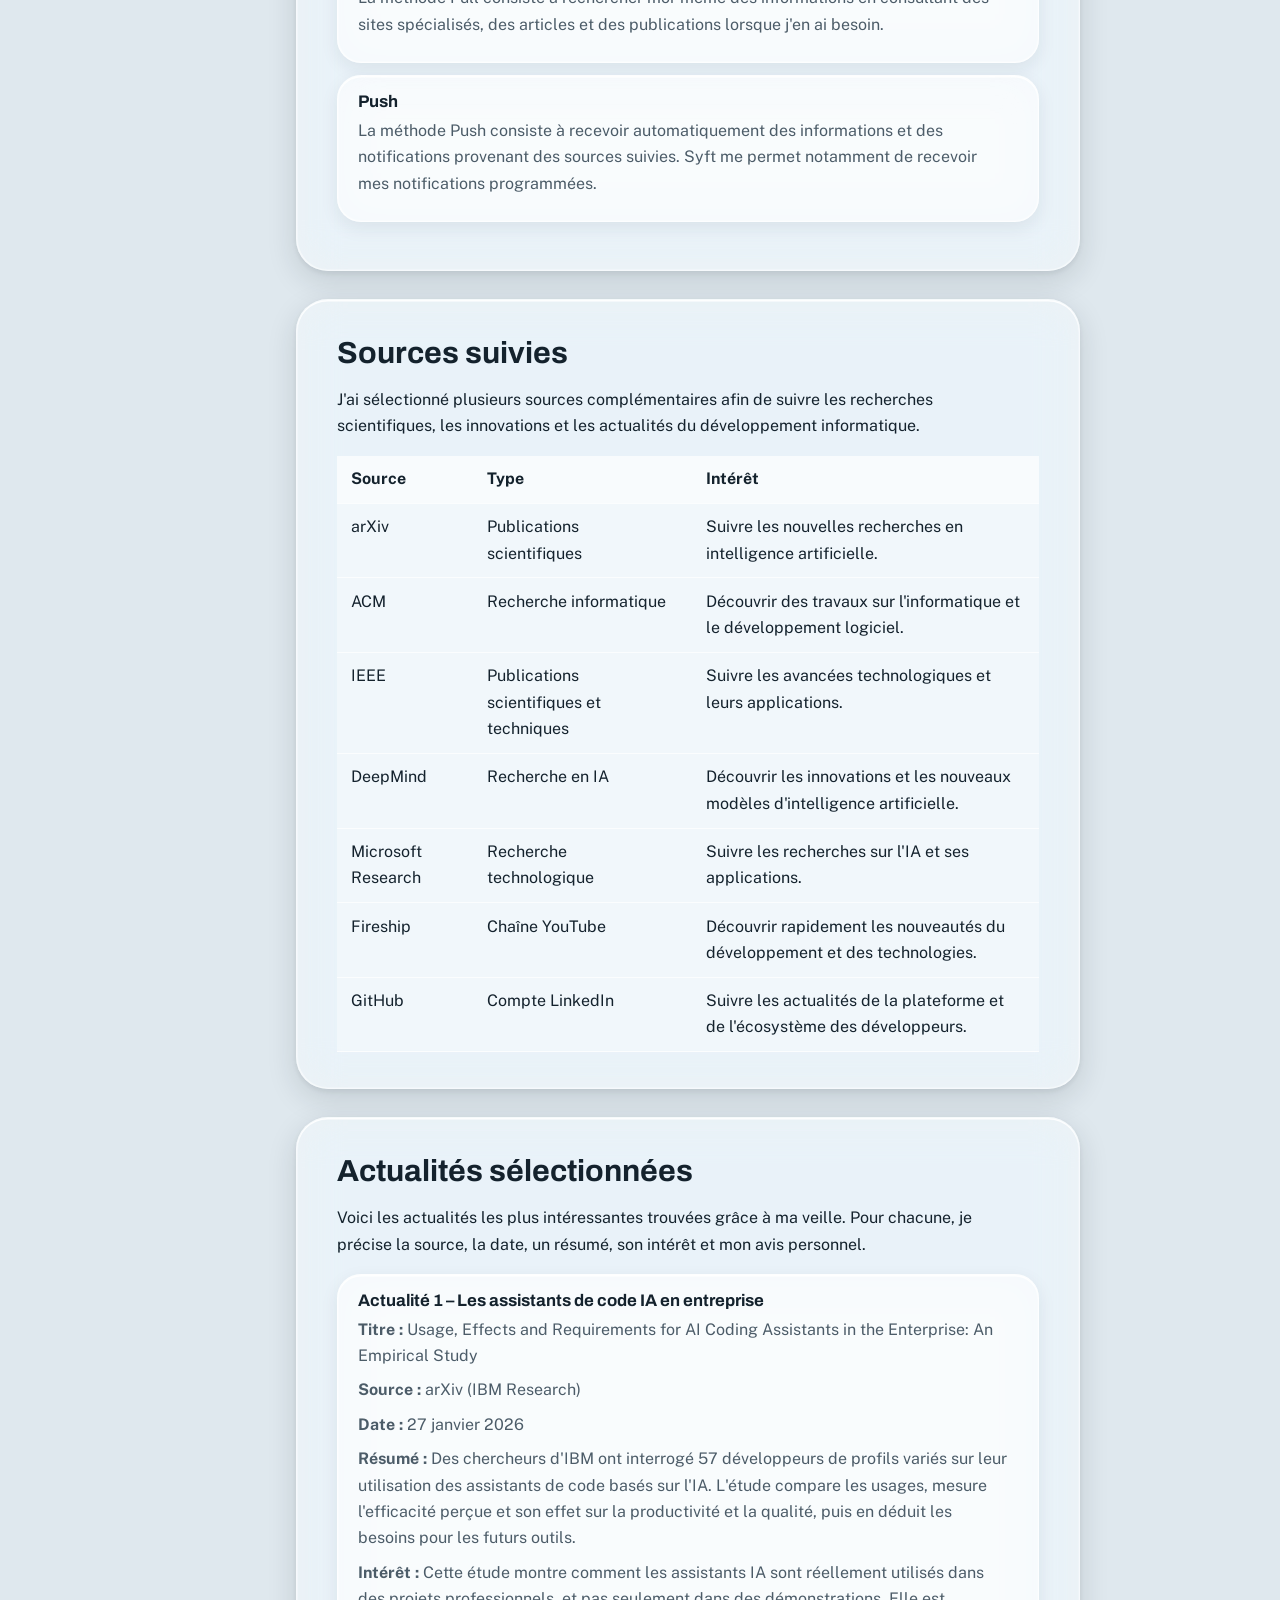
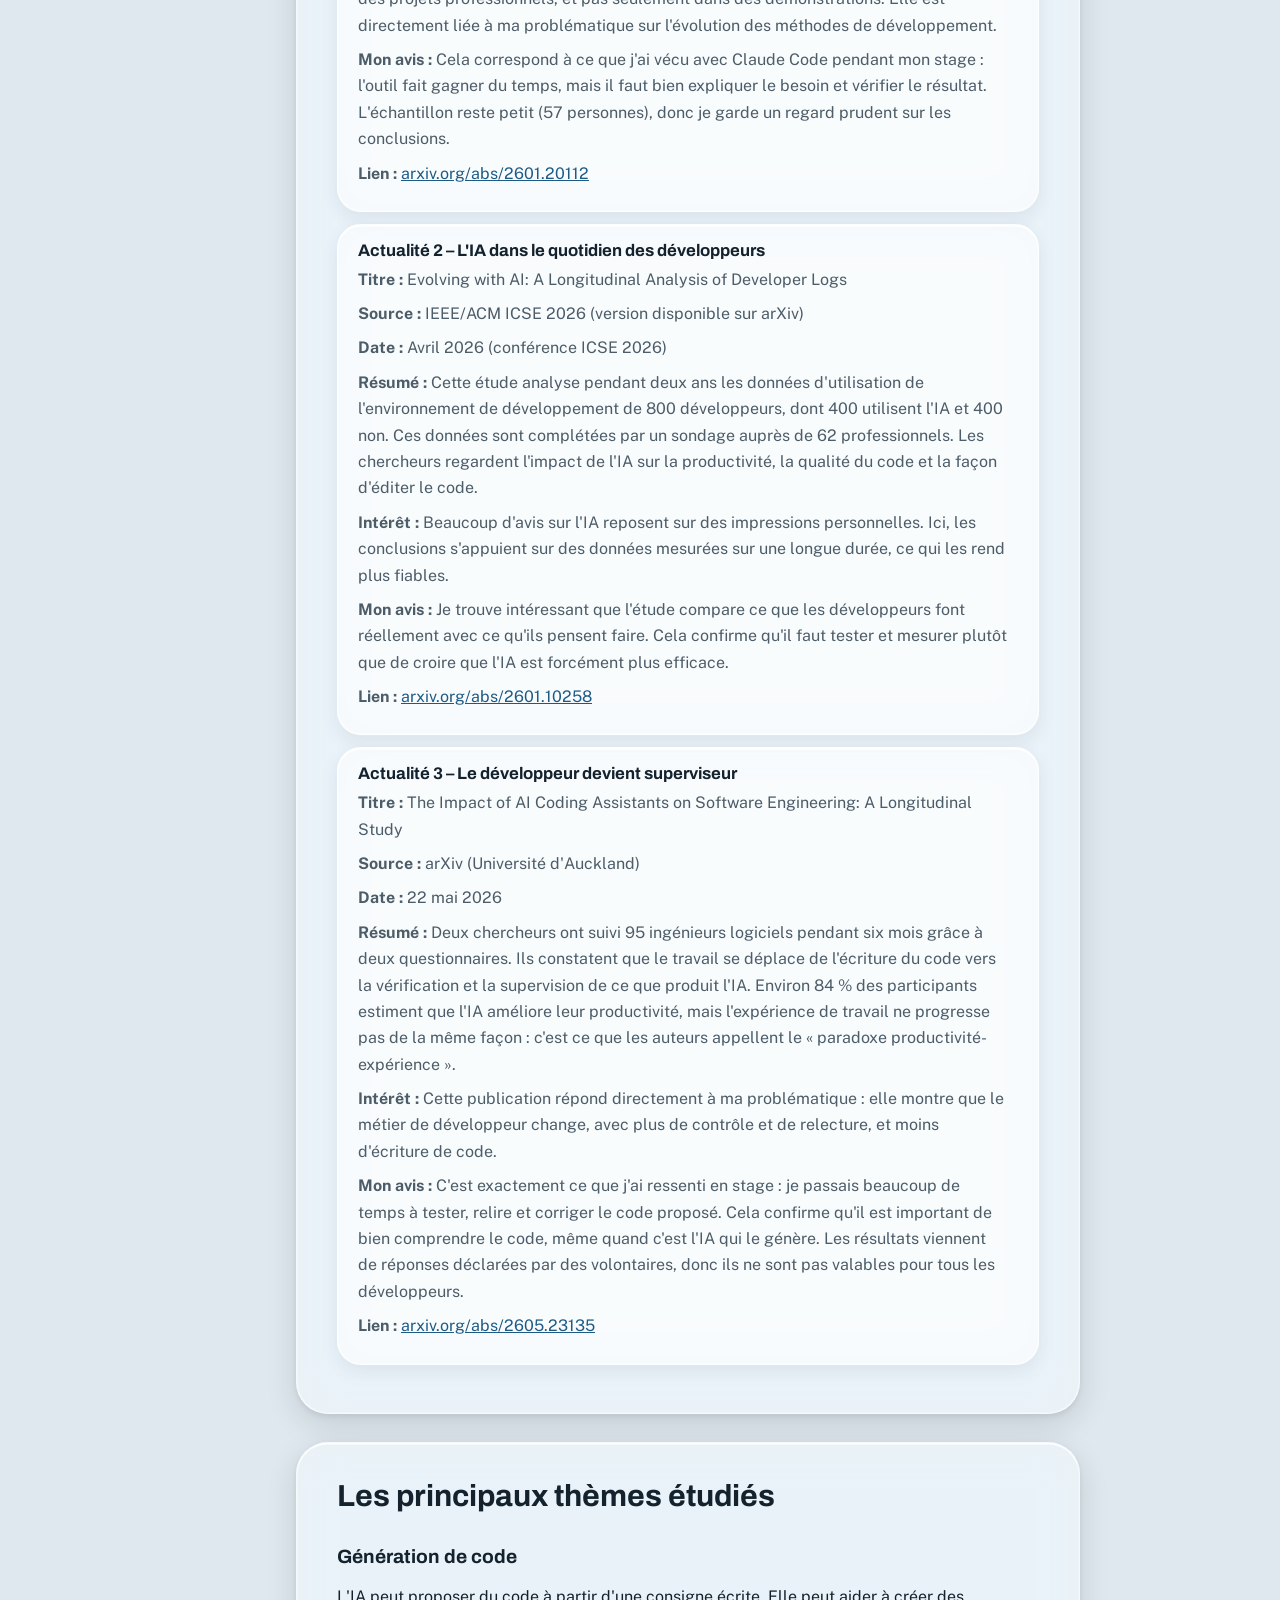
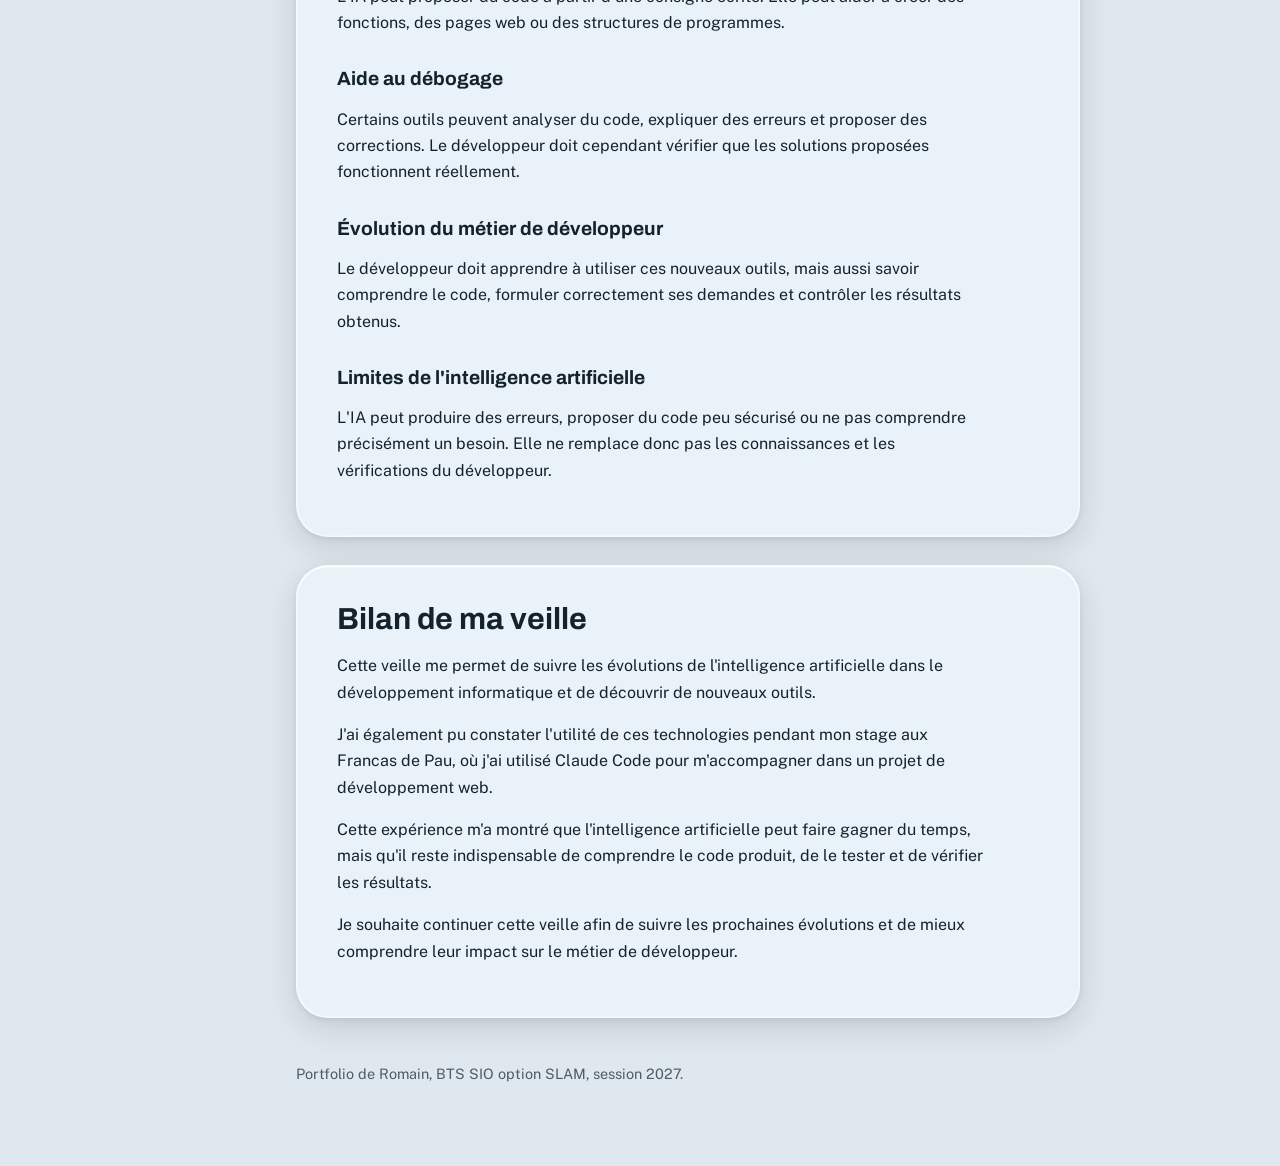
<file: veille.html>
<!DOCTYPE html>
<html lang="fr">
<head>
<meta charset="utf-8">
<meta name="viewport" content="width=device-width, initial-scale=1">
<title>Veille technologique – Romain | Portfolio BTS SIO option SLAM</title>
<meta name="description" content="Veille technologique sur l'impact de l'intelligence artificielle sur le développement informatique.">
<link rel="preconnect" href="https://fonts.googleapis.com">
<link rel="preconnect" href="https://fonts.gstatic.com" crossorigin>
<link href="https://fonts.googleapis.com/css2?family=Archivo:wght@600;700;800&family=Public+Sans:wght@400;600&display=swap" rel="stylesheet">
<link rel="stylesheet" href="style.css">
</head>
<body>

<aside>
  <div>
    <p class="nom">Romain</p>
    <p class="sous">BTS SIO, option SLAM</p>
    <nav aria-label="Rubriques">
      <ul>
        <li><a href="index.html">Accueil</a></li>
        <li><a href="cv.html">Curriculum Vitae</a></li>
        <li><a href="stages.html">Stages</a></li>
        <li><a href="ateliers.html">Ateliers Pro</a></li>
        <li><a href="veille.html" aria-current="page">Veille</a></li>
        <li><a href="competences.html">Compétences</a></li>
      </ul>
    </nav>
  </div>
  <small>Pau, France</small>
</aside>

<main>

<section id="veille">
  <h1>Veille technologique</h1>
  <p class="chapo">
    Sujet : l'impact de l'intelligence artificielle sur le développement
    informatique.
  </p>
  <p>
    Ma veille technologique consiste à suivre les évolutions de
    l'intelligence artificielle et à comprendre les changements qu'elle
    apporte dans le métier de développeur.
  </p>
</section>

<section id="sujet">
  <h2>Présentation du sujet</h2>
  <p>
    L'intelligence artificielle prend une place de plus en plus importante
    dans le domaine informatique. Elle permet notamment de générer du code,
    d'expliquer des erreurs, d'aider à déboguer un programme et
    d'accompagner la création d'applications.
  </p>
  <p>
    J'ai choisi ce sujet car il concerne directement ma formation en
    BTS SIO option SLAM et mon futur métier dans le développement logiciel.
    Il est important de comprendre ces nouveaux outils, leurs avantages
    mais également leurs limites.
  </p>

  <h3>Problématique</h3>
  <blockquote>
    Comment l'intelligence artificielle transforme-t-elle le métier
    de développeur et les méthodes de développement logiciel ?
  </blockquote>
</section>

<section id="objectifs">
  <h2>Objectifs de ma veille</h2>
  <ul>
    <li>Suivre les nouveautés liées à l'intelligence artificielle.</li>
    <li>Découvrir les nouveaux outils destinés aux développeurs.</li>
    <li>Comprendre comment l'IA peut améliorer la productivité.</li>
    <li>Identifier les limites et les risques du code généré par l'IA.</li>
    <li>Comprendre comment le métier de développeur évolue.</li>
  </ul>
</section>

<section id="methode">
  <h2>Ma méthode de veille</h2>
  <p>
    Pour organiser ma veille, j'utilise Syft. Cet outil me permet de
    regrouper plusieurs sources d'information autour d'un même sujet
    et de suivre les nouvelles publications.
  </p>

  <h3>Mon sujet sur Syft</h3>
  <p>
    J'ai créé un sujet intitulé « Impact de l'IA sur le développement ».
    J'y ai ajouté plusieurs sources spécialisées dans la recherche,
    l'intelligence artificielle et l'informatique.
  </p>

  <h3>Fréquence</h3>
  <p>
    J'ai configuré les notifications pour les recevoir du lundi au
    vendredi à 7 h. Cela me permet de consulter les nouvelles informations
    régulièrement pendant la semaine.
  </p>

  <h3>Méthodes utilisées</h3>
  <div class="comp">
    <h3>Pull</h3>
    <p>
      La méthode Pull consiste à rechercher moi-même des informations
      en consultant des sites spécialisés, des articles et des publications
      lorsque j'en ai besoin.
    </p>
  </div>

  <div class="comp">
    <h3>Push</h3>
    <p>
      La méthode Push consiste à recevoir automatiquement des informations
      et des notifications provenant des sources suivies. Syft me permet
      notamment de recevoir mes notifications programmées.
    </p>
  </div>
</section>

<section id="sources">
  <h2>Sources suivies</h2>
  <p>
    J'ai sélectionné plusieurs sources complémentaires afin de suivre
    les recherches scientifiques, les innovations et les actualités
    du développement informatique.
  </p>

  <table>
    <thead>
      <tr>
        <th>Source</th>
        <th>Type</th>
        <th>Intérêt</th>
      </tr>
    </thead>
    <tbody>
      <tr>
        <td>arXiv</td>
        <td>Publications scientifiques</td>
        <td>Suivre les nouvelles recherches en intelligence artificielle.</td>
      </tr>
      <tr>
        <td>ACM</td>
        <td>Recherche informatique</td>
        <td>Découvrir des travaux sur l'informatique et le développement logiciel.</td>
      </tr>
      <tr>
        <td>IEEE</td>
        <td>Publications scientifiques et techniques</td>
        <td>Suivre les avancées technologiques et leurs applications.</td>
      </tr>
      <tr>
        <td>DeepMind</td>
        <td>Recherche en IA</td>
        <td>Découvrir les innovations et les nouveaux modèles d'intelligence artificielle.</td>
      </tr>
      <tr>
        <td>Microsoft Research</td>
        <td>Recherche technologique</td>
        <td>Suivre les recherches sur l'IA et ses applications.</td>
      </tr>
      <tr>
        <td>Fireship</td>
        <td>Chaîne YouTube</td>
        <td>Découvrir rapidement les nouveautés du développement et des technologies.</td>
      </tr>
      <tr>
        <td>GitHub</td>
        <td>Compte LinkedIn</td>
        <td>Suivre les actualités de la plateforme et de l'écosystème des développeurs.</td>
      </tr>
    </tbody>
  </table>
</section>

<section id="actualites">
  <h2>Actualités sélectionnées</h2>
  <p>
    Voici les actualités les plus intéressantes trouvées grâce à ma veille.
    Pour chacune, je précise la source, la date, un résumé, son intérêt
    et mon avis personnel.
  </p>

  <div class="comp">
    <h3>Actualité 1 – Les assistants de code IA en entreprise</h3>
    <p><strong>Titre :</strong> Usage, Effects and Requirements for AI Coding Assistants in the Enterprise: An Empirical Study</p>
    <p><strong>Source :</strong> arXiv (IBM Research)</p>
    <p><strong>Date :</strong> 27 janvier 2026</p>
    <p><strong>Résumé :</strong> Des chercheurs d'IBM ont interrogé 57 développeurs de profils variés sur leur utilisation des assistants de code basés sur l'IA. L'étude compare les usages, mesure l'efficacité perçue et son effet sur la productivité et la qualité, puis en déduit les besoins pour les futurs outils.</p>
    <p><strong>Intérêt :</strong> Cette étude montre comment les assistants IA sont réellement utilisés dans des projets professionnels, et pas seulement dans des démonstrations. Elle est directement liée à ma problématique sur l'évolution des méthodes de développement.</p>
    <p><strong>Mon avis :</strong> Cela correspond à ce que j'ai vécu avec Claude Code pendant mon stage : l'outil fait gagner du temps, mais il faut bien expliquer le besoin et vérifier le résultat. L'échantillon reste petit (57 personnes), donc je garde un regard prudent sur les conclusions.</p>
    <p><strong>Lien :</strong> <a href="https://arxiv.org/abs/2601.20112" target="_blank" rel="noopener noreferrer">arxiv.org/abs/2601.20112</a></p>
  </div>

  <div class="comp">
    <h3>Actualité 2 – L'IA dans le quotidien des développeurs</h3>
    <p><strong>Titre :</strong> Evolving with AI: A Longitudinal Analysis of Developer Logs</p>
    <p><strong>Source :</strong> IEEE/ACM ICSE 2026 (version disponible sur arXiv)</p>
    <p><strong>Date :</strong> Avril 2026 (conférence ICSE 2026)</p>
    <p><strong>Résumé :</strong> Cette étude analyse pendant deux ans les données d'utilisation de l'environnement de développement de 800 développeurs, dont 400 utilisent l'IA et 400 non. Ces données sont complétées par un sondage auprès de 62 professionnels. Les chercheurs regardent l'impact de l'IA sur la productivité, la qualité du code et la façon d'éditer le code.</p>
    <p><strong>Intérêt :</strong> Beaucoup d'avis sur l'IA reposent sur des impressions personnelles. Ici, les conclusions s'appuient sur des données mesurées sur une longue durée, ce qui les rend plus fiables.</p>
    <p><strong>Mon avis :</strong> Je trouve intéressant que l'étude compare ce que les développeurs font réellement avec ce qu'ils pensent faire. Cela confirme qu'il faut tester et mesurer plutôt que de croire que l'IA est forcément plus efficace.</p>
    <p><strong>Lien :</strong> <a href="https://arxiv.org/abs/2601.10258" target="_blank" rel="noopener noreferrer">arxiv.org/abs/2601.10258</a></p>
  </div>

  <div class="comp">
    <h3>Actualité 3 – Le développeur devient superviseur</h3>
    <p><strong>Titre :</strong> The Impact of AI Coding Assistants on Software Engineering: A Longitudinal Study</p>
    <p><strong>Source :</strong> arXiv (Université d'Auckland)</p>
    <p><strong>Date :</strong> 22 mai 2026</p>
    <p><strong>Résumé :</strong> Deux chercheurs ont suivi 95 ingénieurs logiciels pendant six mois grâce à deux questionnaires. Ils constatent que le travail se déplace de l'écriture du code vers la vérification et la supervision de ce que produit l'IA. Environ 84 % des participants estiment que l'IA améliore leur productivité, mais l'expérience de travail ne progresse pas de la même façon : c'est ce que les auteurs appellent le « paradoxe productivité-expérience ».</p>
    <p><strong>Intérêt :</strong> Cette publication répond directement à ma problématique : elle montre que le métier de développeur change, avec plus de contrôle et de relecture, et moins d'écriture de code.</p>
    <p><strong>Mon avis :</strong> C'est exactement ce que j'ai ressenti en stage : je passais beaucoup de temps à tester, relire et corriger le code proposé. Cela confirme qu'il est important de bien comprendre le code, même quand c'est l'IA qui le génère. Les résultats viennent de réponses déclarées par des volontaires, donc ils ne sont pas valables pour tous les développeurs.</p>
    <p><strong>Lien :</strong> <a href="https://arxiv.org/abs/2605.23135" target="_blank" rel="noopener noreferrer">arxiv.org/abs/2605.23135</a></p>
  </div>
</section>

<section id="themes">
  <h2>Les principaux thèmes étudiés</h2>

  <h3>Génération de code</h3>
  <p>
    L'IA peut proposer du code à partir d'une consigne écrite.
    Elle peut aider à créer des fonctions, des pages web ou des
    structures de programmes.
  </p>

  <h3>Aide au débogage</h3>
  <p>
    Certains outils peuvent analyser du code, expliquer des erreurs
    et proposer des corrections. Le développeur doit cependant vérifier
    que les solutions proposées fonctionnent réellement.
  </p>

  <h3>Évolution du métier de développeur</h3>
  <p>
    Le développeur doit apprendre à utiliser ces nouveaux outils,
    mais aussi savoir comprendre le code, formuler correctement ses
    demandes et contrôler les résultats obtenus.
  </p>

  <h3>Limites de l'intelligence artificielle</h3>
  <p>
    L'IA peut produire des erreurs, proposer du code peu sécurisé ou
    ne pas comprendre précisément un besoin. Elle ne remplace donc pas
    les connaissances et les vérifications du développeur.
  </p>
</section>

<section id="bilan">
  <h2>Bilan de ma veille</h2>
  <p>
    Cette veille me permet de suivre les évolutions de l'intelligence
    artificielle dans le développement informatique et de découvrir
    de nouveaux outils.
  </p>
  <p>
    J'ai également pu constater l'utilité de ces technologies pendant
    mon stage aux Francas de Pau, où j'ai utilisé Claude Code pour
    m'accompagner dans un projet de développement web.
  </p>
  <p>
    Cette expérience m'a montré que l'intelligence artificielle peut
    faire gagner du temps, mais qu'il reste indispensable de comprendre
    le code produit, de le tester et de vérifier les résultats.
  </p>
  <p>
    Je souhaite continuer cette veille afin de suivre les prochaines
    évolutions et de mieux comprendre leur impact sur le métier
    de développeur.
  </p>
</section>

<footer>
  Portfolio de Romain, BTS SIO option SLAM, session 2027.
</footer>

</main>
</body>
</html>
</file>
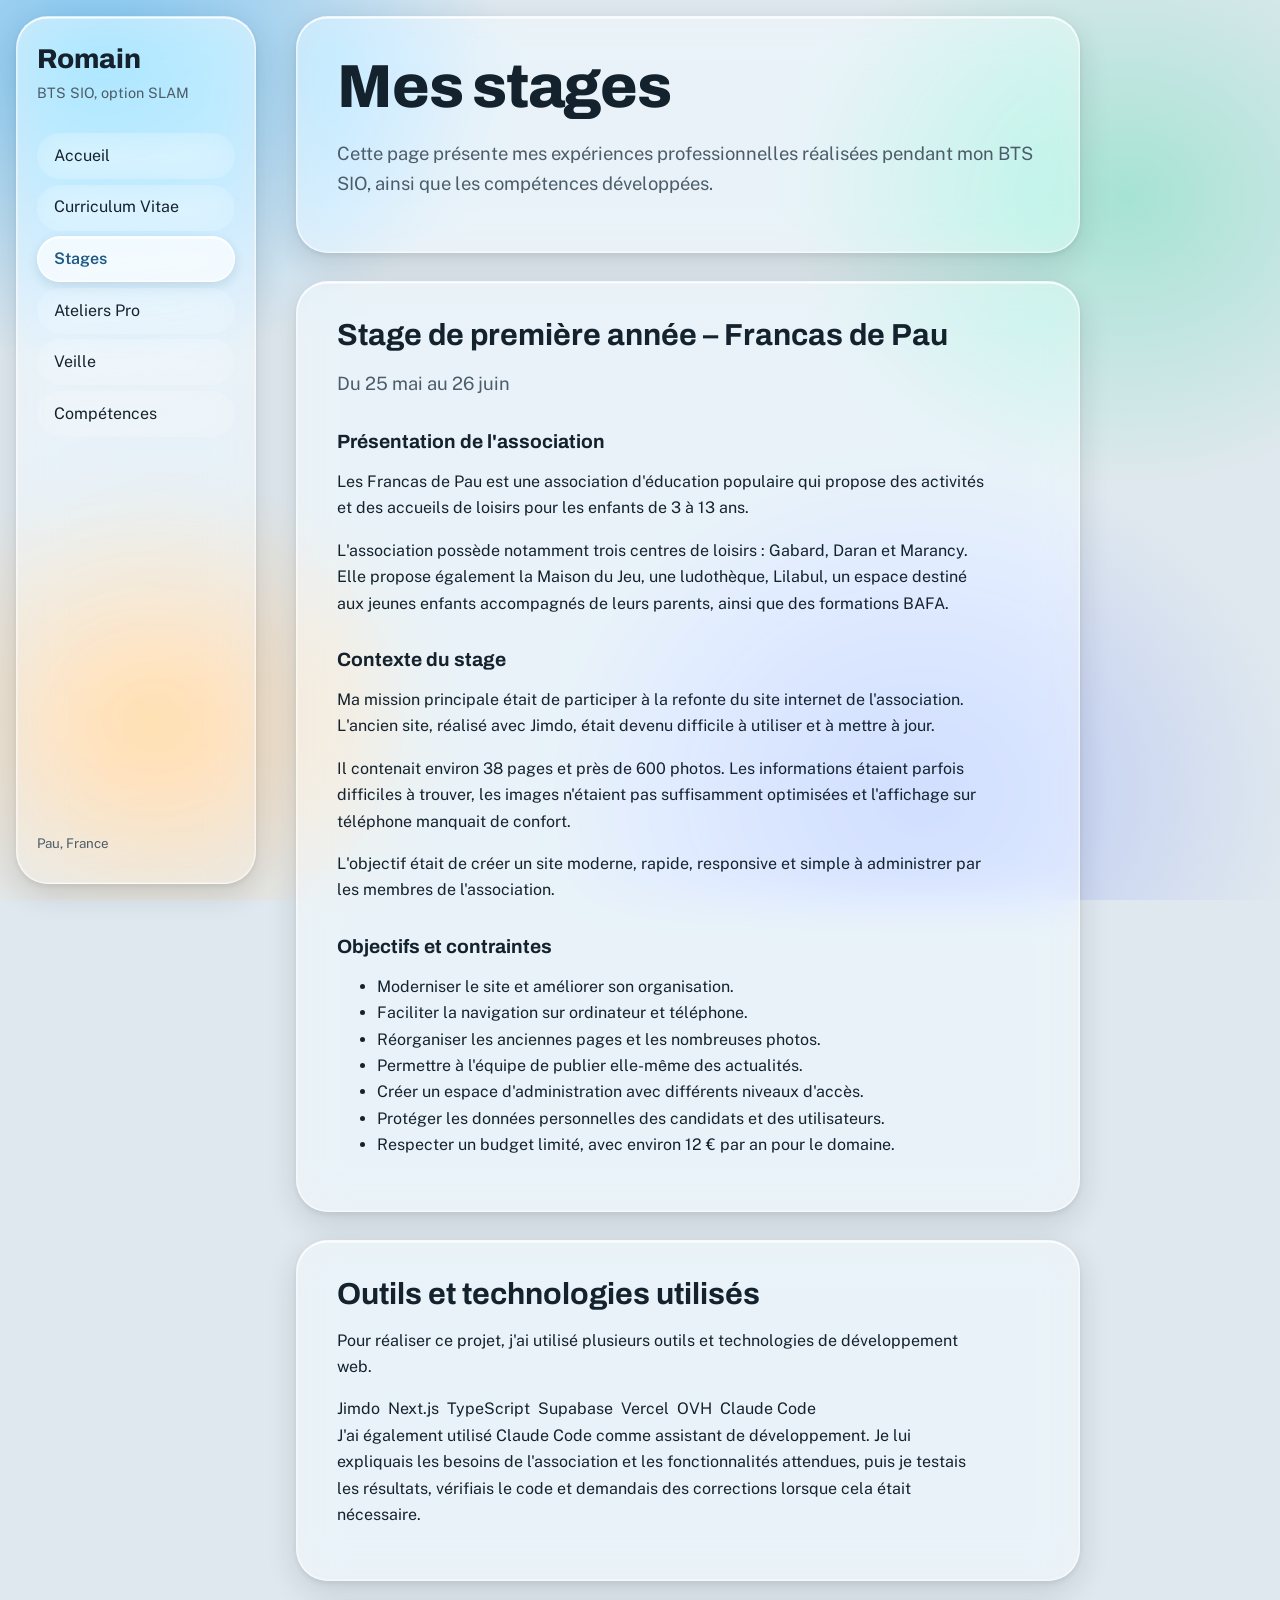
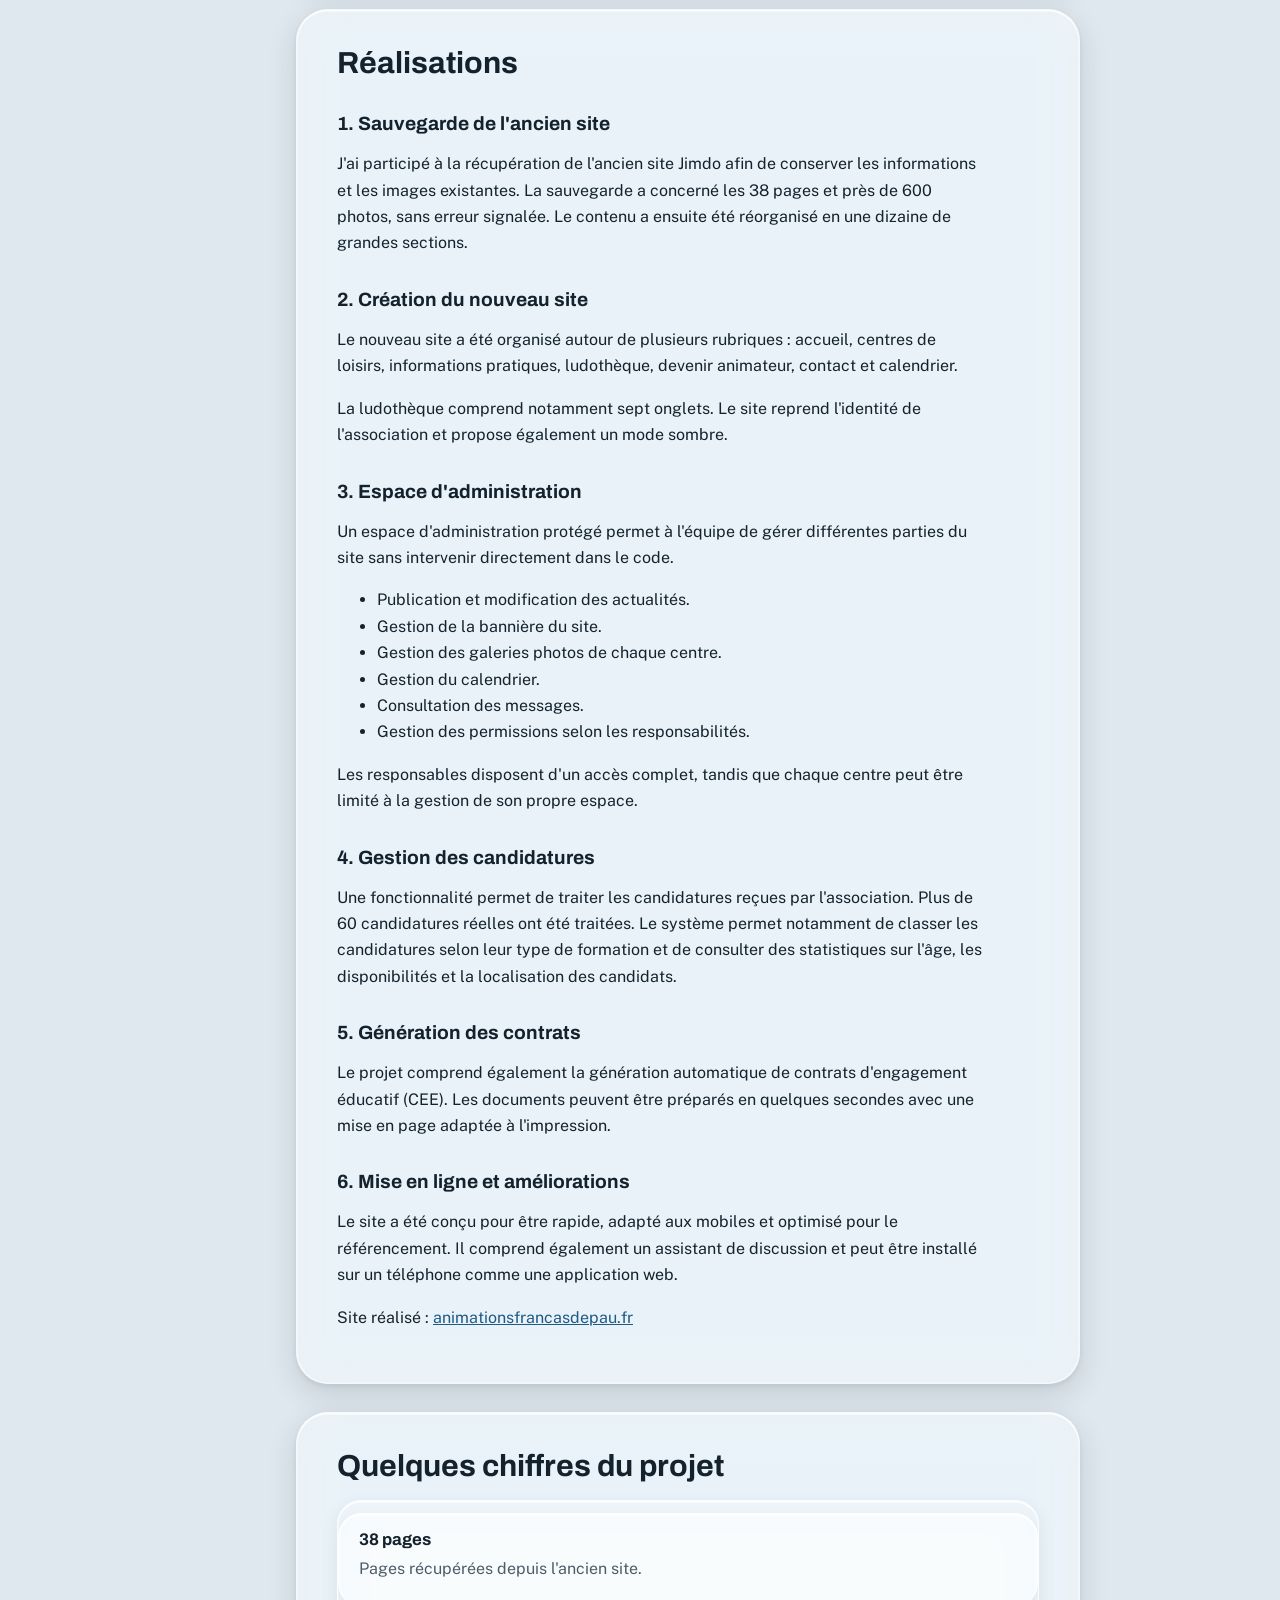
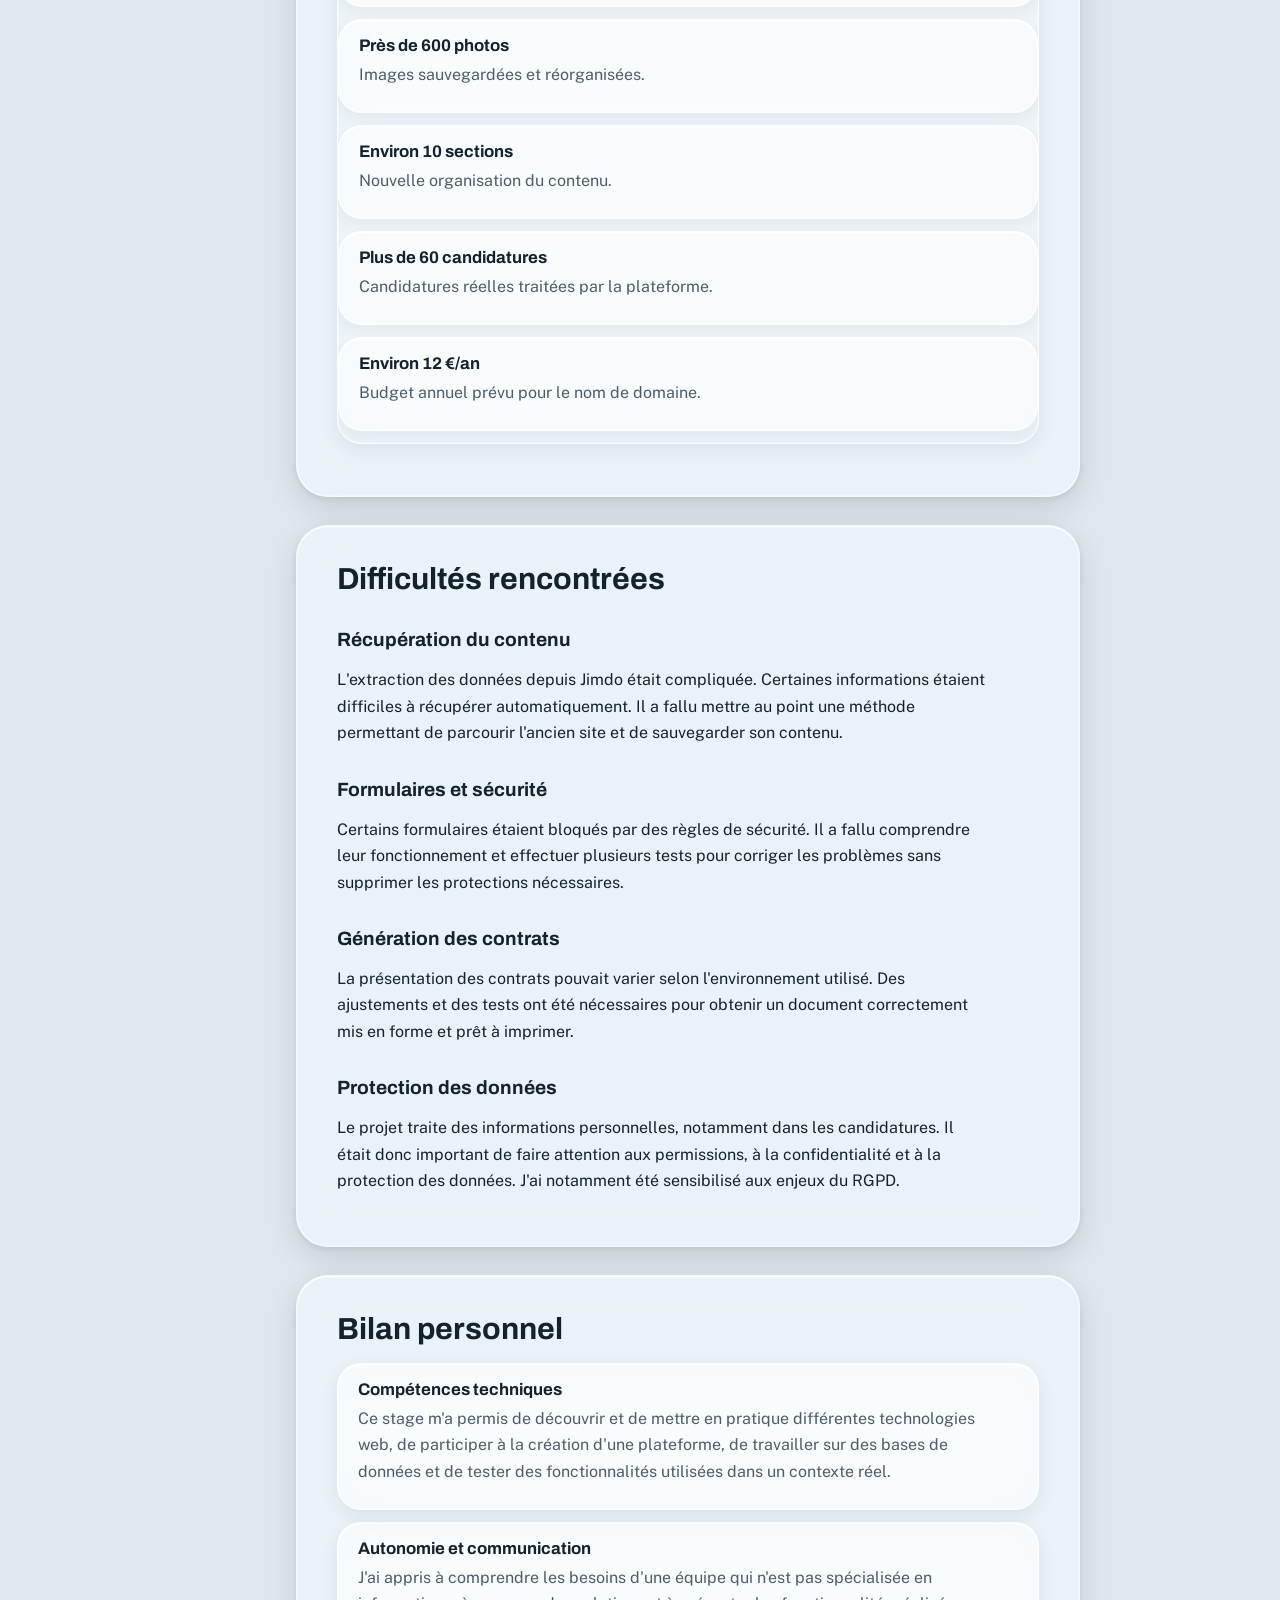
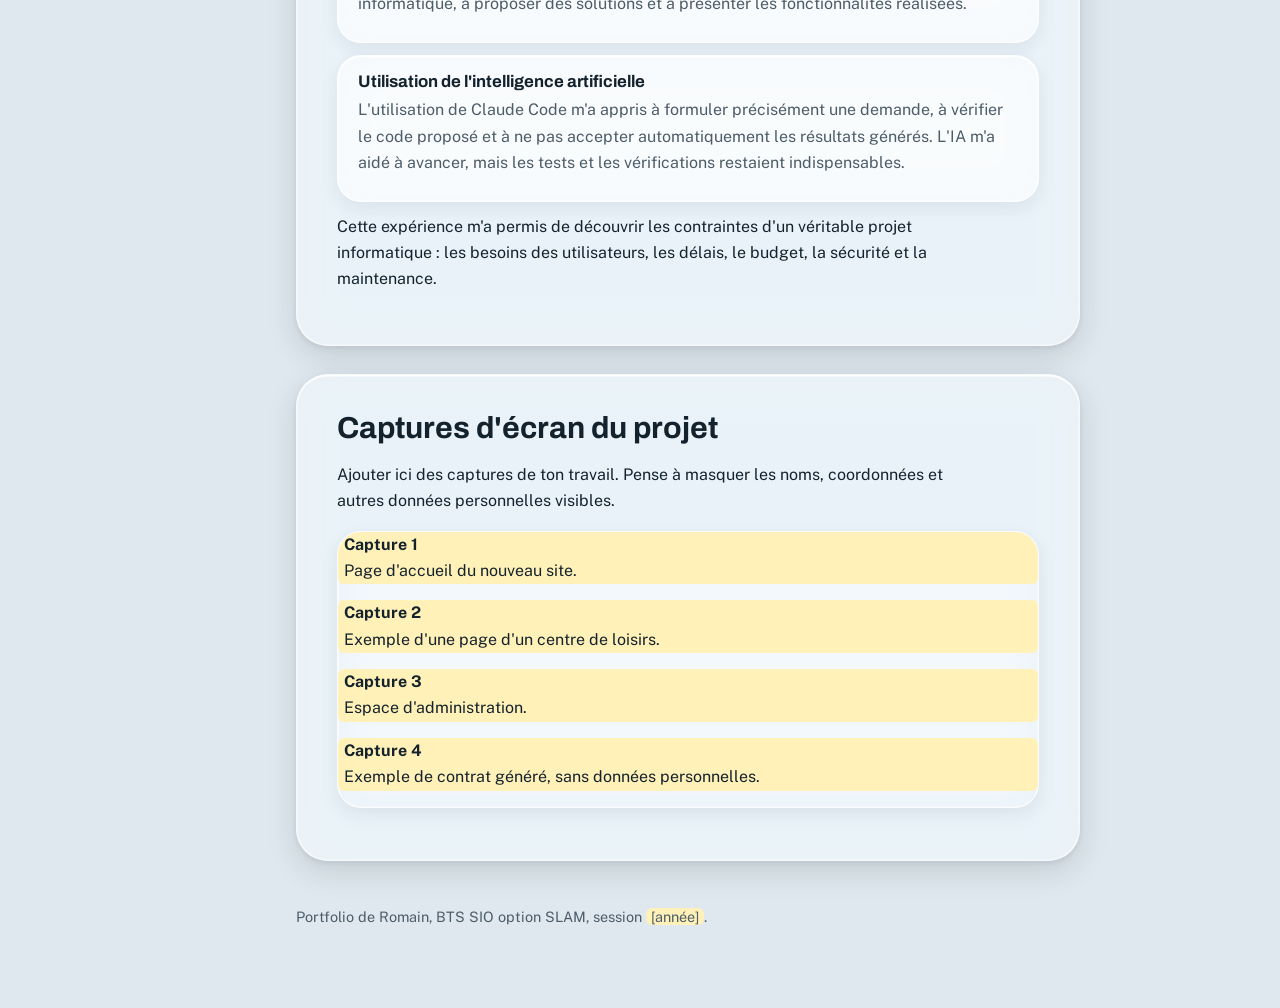
<file: portfolio-mondieig-romain-main/stages.html>
<!DOCTYPE html>
<html lang="fr">
<head>
<meta charset="utf-8">
<meta name="viewport" content="width=device-width, initial-scale=1">
<title>Stages – Romain | Portfolio BTS SIO option SLAM</title>
<meta name="description" content="Présentation de mon stage de première année aux Francas de Pau et des projets informatiques réalisés.">
<link rel="preconnect" href="https://fonts.googleapis.com">
<link rel="preconnect" href="https://fonts.gstatic.com" crossorigin>
<link href="https://fonts.googleapis.com/css2?family=Archivo:wght@600;700;800&family=Public+Sans:wght@400;600&display=swap" rel="stylesheet">
<link rel="stylesheet" href="style.css">
</head>
<body>

<aside>
  <div>
    <p class="nom">Romain</p>
    <p class="sous">BTS SIO, option SLAM</p>
    <nav aria-label="Rubriques">
      <ul>
        <li><a href="index.html">Accueil</a></li>
        <li><a href="cv.html">Curriculum Vitae</a></li>
        <li><a href="stages.html" aria-current="page">Stages</a></li>
        <li><a href="ateliers.html">Ateliers Pro</a></li>
        <li><a href="veille.html">Veille</a></li>
        <li><a href="competences.html">Compétences</a></li>
      </ul>
    </nav>
  </div>
  <small>Pau, France</small>
</aside>

<main>

<section id="stages">
  <h1>Mes stages</h1>
  <p class="chapo">
    Cette page présente mes expériences professionnelles réalisées
    pendant mon BTS SIO, ainsi que les compétences développées.
  </p>
</section>

<section id="francas">
  <h2>Stage de première année – Francas de Pau</h2>
  <p class="chapo">Du 25 mai au 26 juin</p>

  <h3>Présentation de l'association</h3>
  <p>
    Les Francas de Pau est une association d'éducation populaire qui
    propose des activités et des accueils de loisirs pour les enfants
    de 3 à 13 ans.
  </p>
  <p>
    L'association possède notamment trois centres de loisirs :
    Gabard, Daran et Marancy. Elle propose également la Maison du Jeu,
    une ludothèque, Lilabul, un espace destiné aux jeunes enfants
    accompagnés de leurs parents, ainsi que des formations BAFA.
  </p>

  <h3>Contexte du stage</h3>
  <p>
    Ma mission principale était de participer à la refonte du site
    internet de l'association. L'ancien site, réalisé avec Jimdo,
    était devenu difficile à utiliser et à mettre à jour.
  </p>
  <p>
    Il contenait environ 38 pages et près de 600 photos. Les informations
    étaient parfois difficiles à trouver, les images n'étaient pas
    suffisamment optimisées et l'affichage sur téléphone manquait
    de confort.
  </p>
  <p>
    L'objectif était de créer un site moderne, rapide, responsive et
    simple à administrer par les membres de l'association.
  </p>

  <h3>Objectifs et contraintes</h3>
  <ul>
    <li>Moderniser le site et améliorer son organisation.</li>
    <li>Faciliter la navigation sur ordinateur et téléphone.</li>
    <li>Réorganiser les anciennes pages et les nombreuses photos.</li>
    <li>Permettre à l'équipe de publier elle-même des actualités.</li>
    <li>Créer un espace d'administration avec différents niveaux d'accès.</li>
    <li>Protéger les données personnelles des candidats et des utilisateurs.</li>
    <li>Respecter un budget limité, avec environ 12 € par an pour le domaine.</li>
  </ul>
</section>

<section id="outils">
  <h2>Outils et technologies utilisés</h2>
  <p>
    Pour réaliser ce projet, j'ai utilisé plusieurs outils et technologies
    de développement web.
  </p>

  <div class="tags">
    <span>Jimdo</span>
    <span>Next.js</span>
    <span>TypeScript</span>
    <span>Supabase</span>
    <span>Vercel</span>
    <span>OVH</span>
    <span>Claude Code</span>
  </div>

  <p>
    J'ai également utilisé Claude Code comme assistant de développement.
    Je lui expliquais les besoins de l'association et les fonctionnalités
    attendues, puis je testais les résultats, vérifiais le code et
    demandais des corrections lorsque cela était nécessaire.
  </p>
</section>

<section id="realisations">
  <h2>Réalisations</h2>

  <h3>1. Sauvegarde de l'ancien site</h3>
  <p>
    J'ai participé à la récupération de l'ancien site Jimdo afin de
    conserver les informations et les images existantes. La sauvegarde
    a concerné les 38 pages et près de 600 photos, sans erreur signalée.
    Le contenu a ensuite été réorganisé en une dizaine de grandes sections.
  </p>

  <h3>2. Création du nouveau site</h3>
  <p>
    Le nouveau site a été organisé autour de plusieurs rubriques :
    accueil, centres de loisirs, informations pratiques, ludothèque,
    devenir animateur, contact et calendrier.
  </p>
  <p>
    La ludothèque comprend notamment sept onglets. Le site reprend
    l'identité de l'association et propose également un mode sombre.
  </p>

  <h3>3. Espace d'administration</h3>
  <p>
    Un espace d'administration protégé permet à l'équipe de gérer
    différentes parties du site sans intervenir directement dans le code.
  </p>
  <ul>
    <li>Publication et modification des actualités.</li>
    <li>Gestion de la bannière du site.</li>
    <li>Gestion des galeries photos de chaque centre.</li>
    <li>Gestion du calendrier.</li>
    <li>Consultation des messages.</li>
    <li>Gestion des permissions selon les responsabilités.</li>
  </ul>
  <p>
    Les responsables disposent d'un accès complet, tandis que chaque
    centre peut être limité à la gestion de son propre espace.
  </p>

  <h3>4. Gestion des candidatures</h3>
  <p>
    Une fonctionnalité permet de traiter les candidatures reçues par
    l'association. Plus de 60 candidatures réelles ont été traitées.
    Le système permet notamment de classer les candidatures selon
    leur type de formation et de consulter des statistiques sur l'âge,
    les disponibilités et la localisation des candidats.
  </p>

  <h3>5. Génération des contrats</h3>
  <p>
    Le projet comprend également la génération automatique de contrats
    d'engagement éducatif (CEE). Les documents peuvent être préparés
    en quelques secondes avec une mise en page adaptée à l'impression.
  </p>

  <h3>6. Mise en ligne et améliorations</h3>
  <p>
    Le site a été conçu pour être rapide, adapté aux mobiles et optimisé
    pour le référencement. Il comprend également un assistant de
    discussion et peut être installé sur un téléphone comme une
    application web.
  </p>
  <p>
    Site réalisé : <a href="https://animationsfrancasdepau.fr/" target="_blank" rel="noopener noreferrer">animationsfrancasdepau.fr</a>
  </p>
</section>

<section id="chiffres">
  <h2>Quelques chiffres du projet</h2>
  <div class="defile">
    <div class="comp">
      <h3>38 pages</h3>
      <p>Pages récupérées depuis l'ancien site.</p>
    </div>
    <div class="comp">
      <h3>Près de 600 photos</h3>
      <p>Images sauvegardées et réorganisées.</p>
    </div>
    <div class="comp">
      <h3>Environ 10 sections</h3>
      <p>Nouvelle organisation du contenu.</p>
    </div>
    <div class="comp">
      <h3>Plus de 60 candidatures</h3>
      <p>Candidatures réelles traitées par la plateforme.</p>
    </div>
    <div class="comp">
      <h3>Environ 12 €/an</h3>
      <p>Budget annuel prévu pour le nom de domaine.</p>
    </div>
  </div>
</section>

<section id="difficultes">
  <h2>Difficultés rencontrées</h2>

  <h3>Récupération du contenu</h3>
  <p>
    L'extraction des données depuis Jimdo était compliquée. Certaines
    informations étaient difficiles à récupérer automatiquement.
    Il a fallu mettre au point une méthode permettant de parcourir
    l'ancien site et de sauvegarder son contenu.
  </p>

  <h3>Formulaires et sécurité</h3>
  <p>
    Certains formulaires étaient bloqués par des règles de sécurité.
    Il a fallu comprendre leur fonctionnement et effectuer plusieurs
    tests pour corriger les problèmes sans supprimer les protections
    nécessaires.
  </p>

  <h3>Génération des contrats</h3>
  <p>
    La présentation des contrats pouvait varier selon l'environnement
    utilisé. Des ajustements et des tests ont été nécessaires pour
    obtenir un document correctement mis en forme et prêt à imprimer.
  </p>

  <h3>Protection des données</h3>
  <p>
    Le projet traite des informations personnelles, notamment dans
    les candidatures. Il était donc important de faire attention
    aux permissions, à la confidentialité et à la protection des données.
    J'ai notamment été sensibilisé aux enjeux du RGPD.
  </p>
</section>

<section id="bilan">
  <h2>Bilan personnel</h2>

  <div class="comp">
    <h3>Compétences techniques</h3>
    <p>
      Ce stage m'a permis de découvrir et de mettre en pratique différentes
      technologies web, de participer à la création d'une plateforme,
      de travailler sur des bases de données et de tester des
      fonctionnalités utilisées dans un contexte réel.
    </p>
  </div>

  <div class="comp">
    <h3>Autonomie et communication</h3>
    <p>
      J'ai appris à comprendre les besoins d'une équipe qui n'est pas
      spécialisée en informatique, à proposer des solutions et à
      présenter les fonctionnalités réalisées.
    </p>
  </div>

  <div class="comp">
    <h3>Utilisation de l'intelligence artificielle</h3>
    <p>
      L'utilisation de Claude Code m'a appris à formuler précisément
      une demande, à vérifier le code proposé et à ne pas accepter
      automatiquement les résultats générés. L'IA m'a aidé à avancer,
      mais les tests et les vérifications restaient indispensables.
    </p>
  </div>

  <p>
    Cette expérience m'a permis de découvrir les contraintes d'un
    véritable projet informatique : les besoins des utilisateurs,
    les délais, le budget, la sécurité et la maintenance.
  </p>
</section>

<section id="captures">
  <h2>Captures d'écran du projet</h2>
  <p>
    Ajouter ici des captures de ton travail. Pense à masquer les noms,
    coordonnées et autres données personnelles visibles.
  </p>

  <div class="defile">
    <div class="todo">
      <strong>Capture 1</strong>
      <p>Page d'accueil du nouveau site.</p>
    </div>
    <div class="todo">
      <strong>Capture 2</strong>
      <p>Exemple d'une page d'un centre de loisirs.</p>
    </div>
    <div class="todo">
      <strong>Capture 3</strong>
      <p>Espace d'administration.</p>
    </div>
    <div class="todo">
      <strong>Capture 4</strong>
      <p>Exemple de contrat généré, sans données personnelles.</p>
    </div>
  </div>
</section>

<footer>
  Portfolio de Romain, BTS SIO option SLAM, session <span class="todo">[année]</span>.
</footer>

</main>
</body>
</html>
</file>
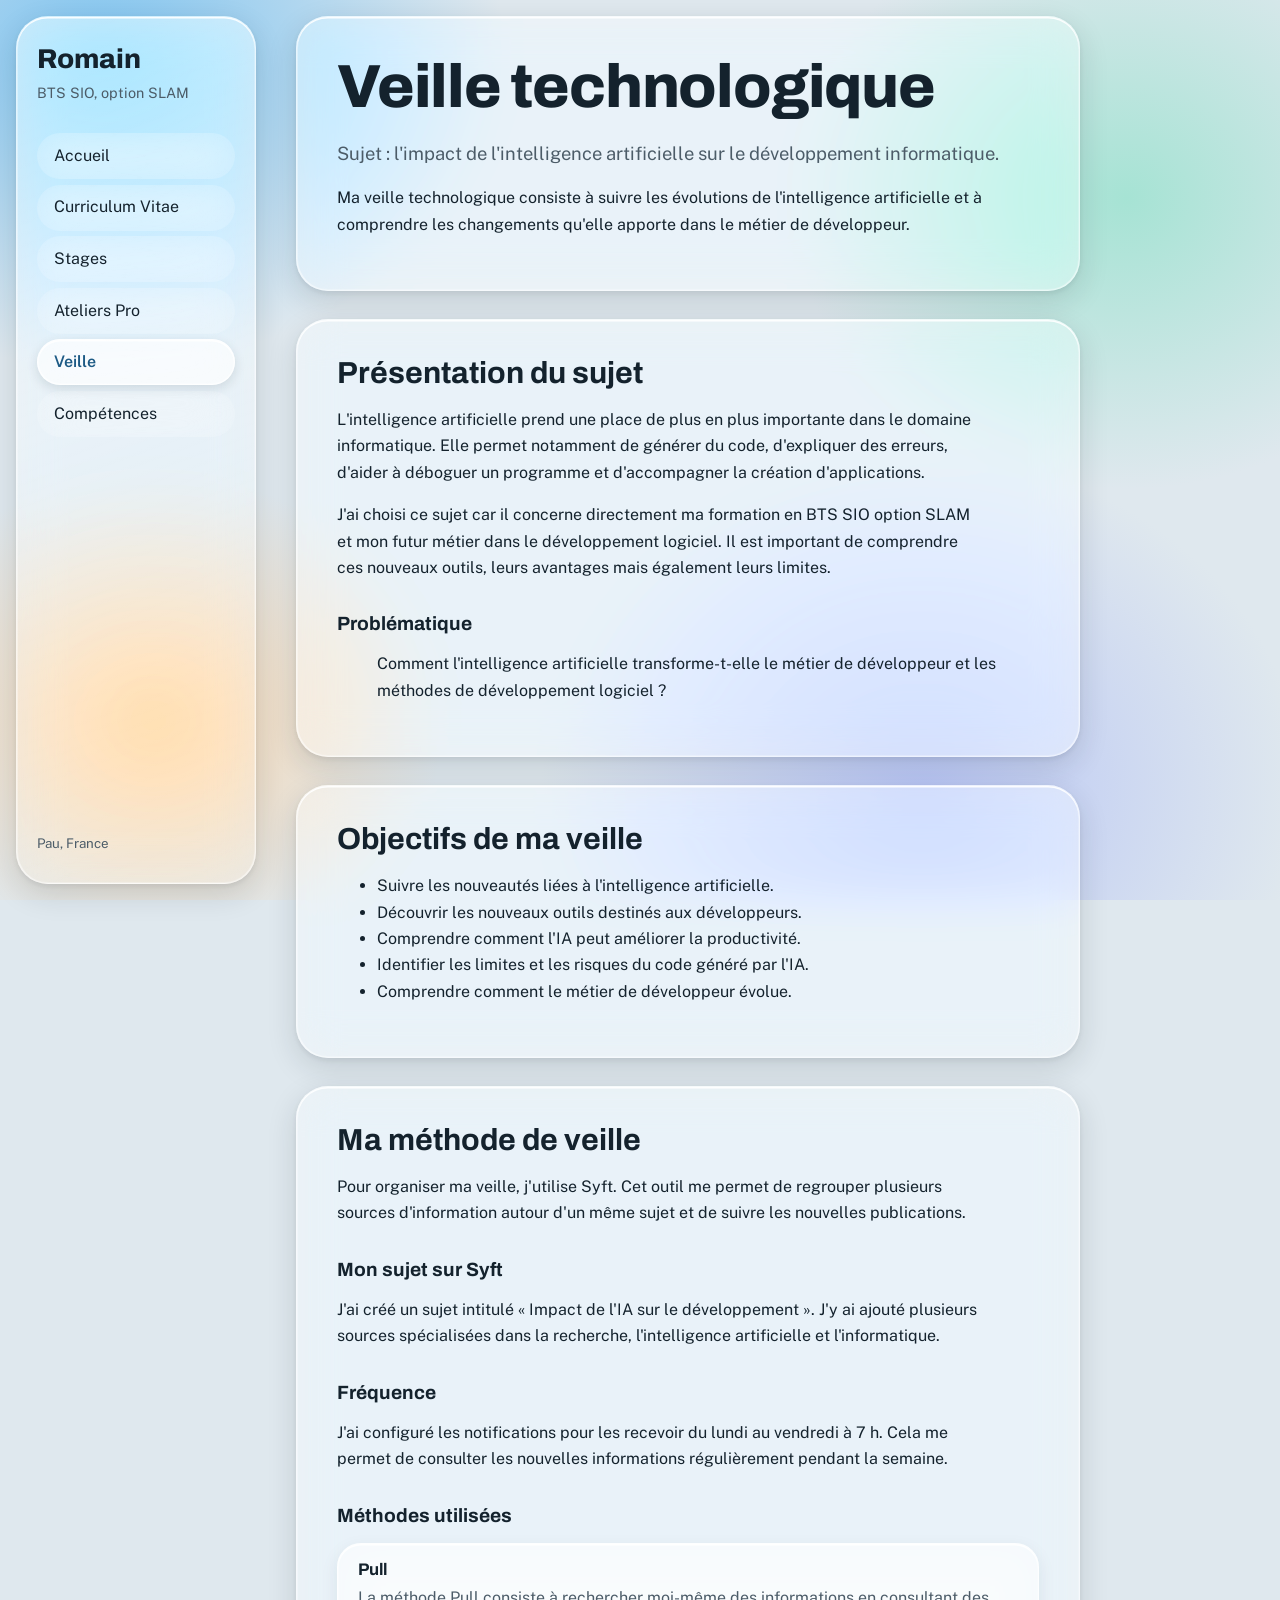
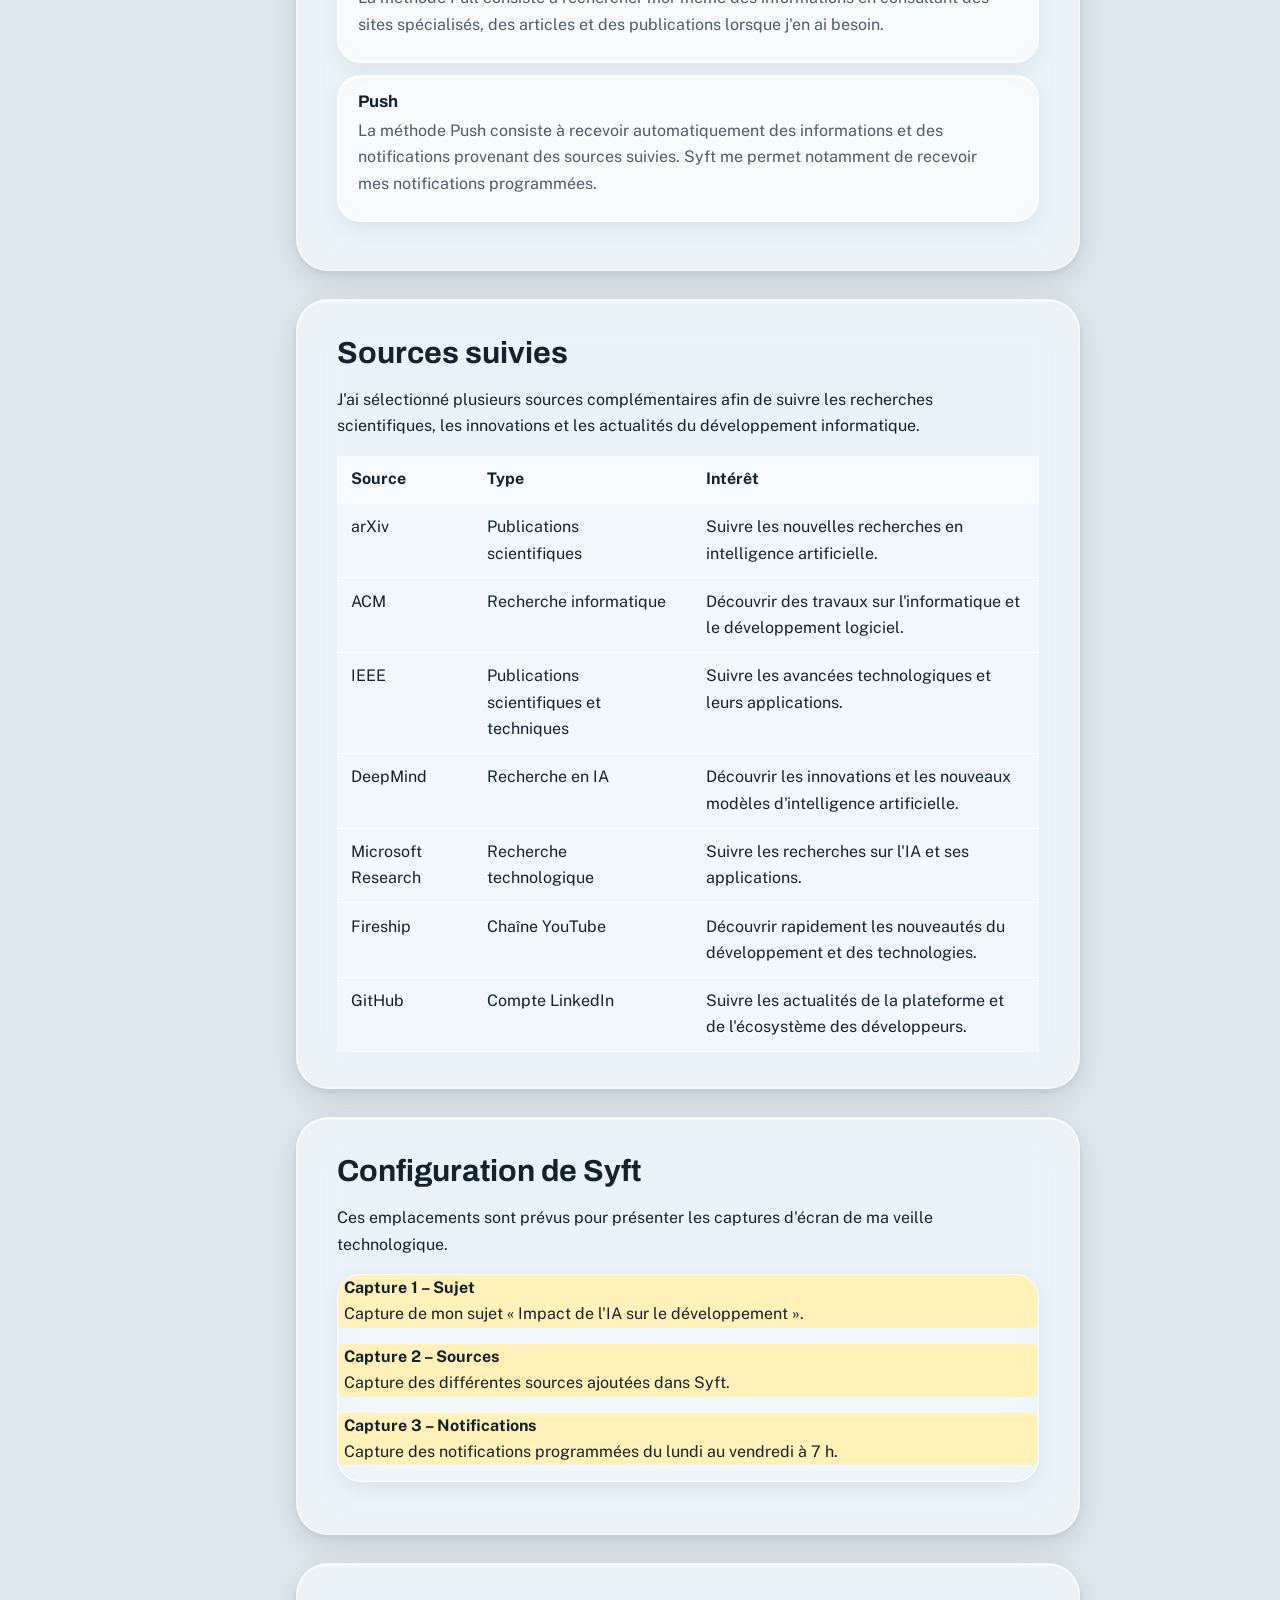
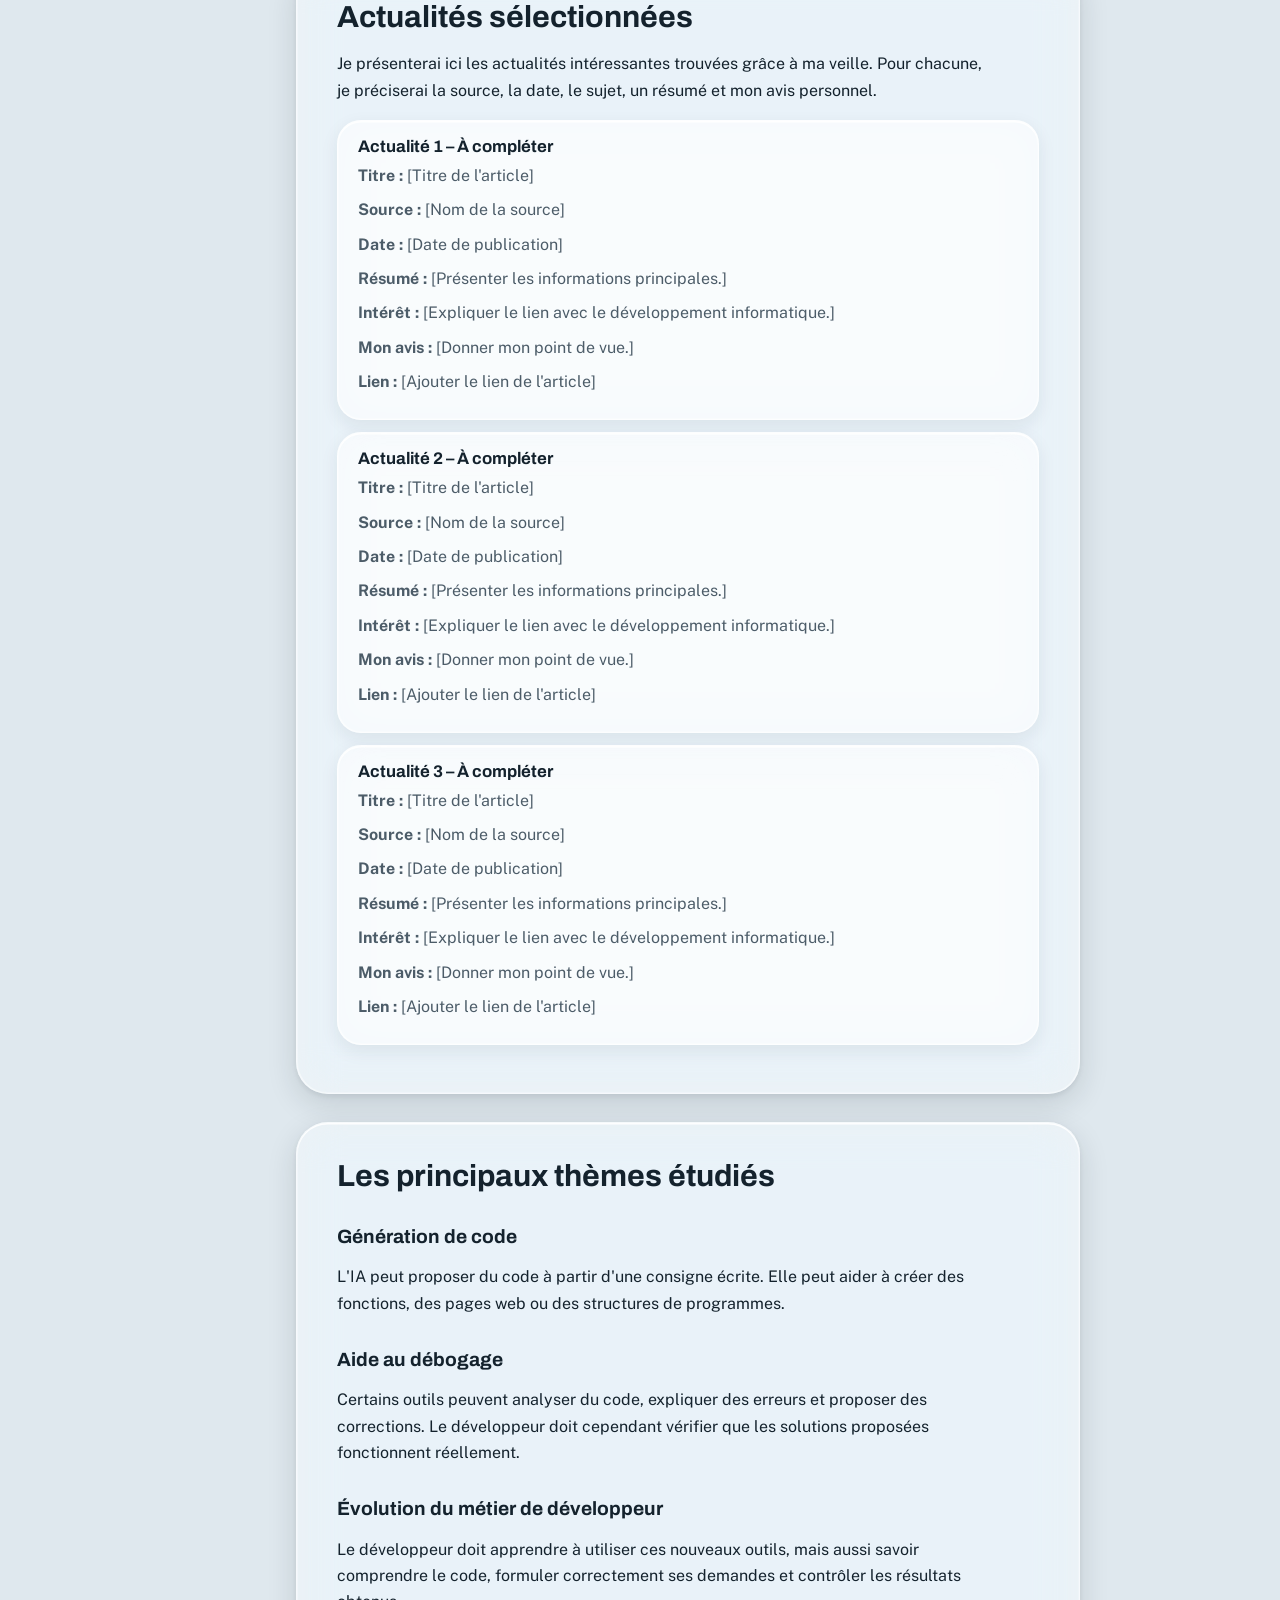
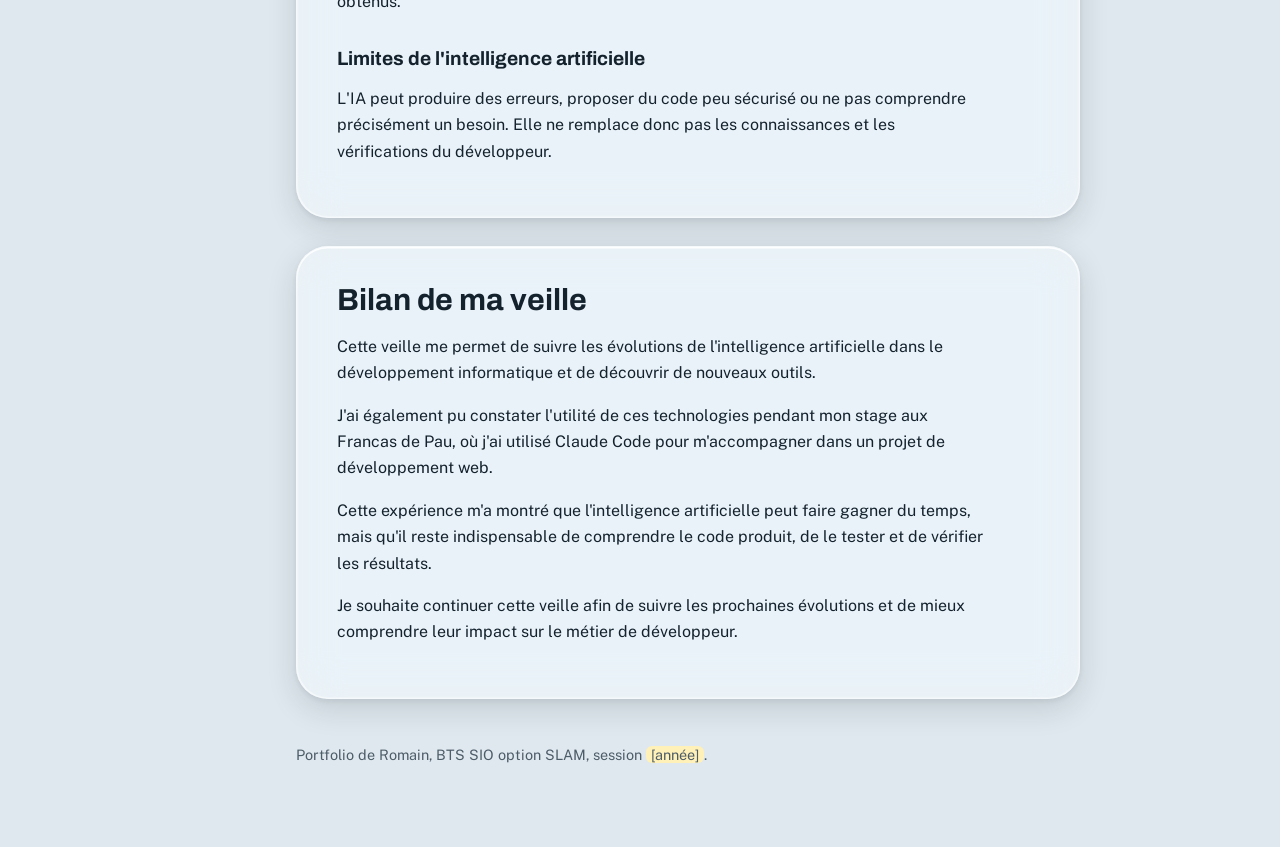
<file: portfolio-mondieig-romain-main/veille.html>
<!DOCTYPE html>
<html lang="fr">
<head>
<meta charset="utf-8">
<meta name="viewport" content="width=device-width, initial-scale=1">
<title>Veille technologique – Romain | Portfolio BTS SIO option SLAM</title>
<meta name="description" content="Veille technologique sur l'impact de l'intelligence artificielle sur le développement informatique.">
<link rel="preconnect" href="https://fonts.googleapis.com">
<link rel="preconnect" href="https://fonts.gstatic.com" crossorigin>
<link href="https://fonts.googleapis.com/css2?family=Archivo:wght@600;700;800&family=Public+Sans:wght@400;600&display=swap" rel="stylesheet">
<link rel="stylesheet" href="style.css">
</head>
<body>

<aside>
  <div>
    <p class="nom">Romain</p>
    <p class="sous">BTS SIO, option SLAM</p>
    <nav aria-label="Rubriques">
      <ul>
        <li><a href="index.html">Accueil</a></li>
        <li><a href="cv.html">Curriculum Vitae</a></li>
        <li><a href="stages.html">Stages</a></li>
        <li><a href="ateliers.html">Ateliers Pro</a></li>
        <li><a href="veille.html" aria-current="page">Veille</a></li>
        <li><a href="competences.html">Compétences</a></li>
      </ul>
    </nav>
  </div>
  <small>Pau, France</small>
</aside>

<main>

<section id="veille">
  <h1>Veille technologique</h1>
  <p class="chapo">
    Sujet : l'impact de l'intelligence artificielle sur le développement
    informatique.
  </p>
  <p>
    Ma veille technologique consiste à suivre les évolutions de
    l'intelligence artificielle et à comprendre les changements qu'elle
    apporte dans le métier de développeur.
  </p>
</section>

<section id="sujet">
  <h2>Présentation du sujet</h2>
  <p>
    L'intelligence artificielle prend une place de plus en plus importante
    dans le domaine informatique. Elle permet notamment de générer du code,
    d'expliquer des erreurs, d'aider à déboguer un programme et
    d'accompagner la création d'applications.
  </p>
  <p>
    J'ai choisi ce sujet car il concerne directement ma formation en
    BTS SIO option SLAM et mon futur métier dans le développement logiciel.
    Il est important de comprendre ces nouveaux outils, leurs avantages
    mais également leurs limites.
  </p>

  <h3>Problématique</h3>
  <blockquote>
    Comment l'intelligence artificielle transforme-t-elle le métier
    de développeur et les méthodes de développement logiciel ?
  </blockquote>
</section>

<section id="objectifs">
  <h2>Objectifs de ma veille</h2>
  <ul>
    <li>Suivre les nouveautés liées à l'intelligence artificielle.</li>
    <li>Découvrir les nouveaux outils destinés aux développeurs.</li>
    <li>Comprendre comment l'IA peut améliorer la productivité.</li>
    <li>Identifier les limites et les risques du code généré par l'IA.</li>
    <li>Comprendre comment le métier de développeur évolue.</li>
  </ul>
</section>

<section id="methode">
  <h2>Ma méthode de veille</h2>
  <p>
    Pour organiser ma veille, j'utilise Syft. Cet outil me permet de
    regrouper plusieurs sources d'information autour d'un même sujet
    et de suivre les nouvelles publications.
  </p>

  <h3>Mon sujet sur Syft</h3>
  <p>
    J'ai créé un sujet intitulé « Impact de l'IA sur le développement ».
    J'y ai ajouté plusieurs sources spécialisées dans la recherche,
    l'intelligence artificielle et l'informatique.
  </p>

  <h3>Fréquence</h3>
  <p>
    J'ai configuré les notifications pour les recevoir du lundi au
    vendredi à 7 h. Cela me permet de consulter les nouvelles informations
    régulièrement pendant la semaine.
  </p>

  <h3>Méthodes utilisées</h3>
  <div class="comp">
    <h3>Pull</h3>
    <p>
      La méthode Pull consiste à rechercher moi-même des informations
      en consultant des sites spécialisés, des articles et des publications
      lorsque j'en ai besoin.
    </p>
  </div>

  <div class="comp">
    <h3>Push</h3>
    <p>
      La méthode Push consiste à recevoir automatiquement des informations
      et des notifications provenant des sources suivies. Syft me permet
      notamment de recevoir mes notifications programmées.
    </p>
  </div>
</section>

<section id="sources">
  <h2>Sources suivies</h2>
  <p>
    J'ai sélectionné plusieurs sources complémentaires afin de suivre
    les recherches scientifiques, les innovations et les actualités
    du développement informatique.
  </p>

  <table>
    <thead>
      <tr>
        <th>Source</th>
        <th>Type</th>
        <th>Intérêt</th>
      </tr>
    </thead>
    <tbody>
      <tr>
        <td>arXiv</td>
        <td>Publications scientifiques</td>
        <td>Suivre les nouvelles recherches en intelligence artificielle.</td>
      </tr>
      <tr>
        <td>ACM</td>
        <td>Recherche informatique</td>
        <td>Découvrir des travaux sur l'informatique et le développement logiciel.</td>
      </tr>
      <tr>
        <td>IEEE</td>
        <td>Publications scientifiques et techniques</td>
        <td>Suivre les avancées technologiques et leurs applications.</td>
      </tr>
      <tr>
        <td>DeepMind</td>
        <td>Recherche en IA</td>
        <td>Découvrir les innovations et les nouveaux modèles d'intelligence artificielle.</td>
      </tr>
      <tr>
        <td>Microsoft Research</td>
        <td>Recherche technologique</td>
        <td>Suivre les recherches sur l'IA et ses applications.</td>
      </tr>
      <tr>
        <td>Fireship</td>
        <td>Chaîne YouTube</td>
        <td>Découvrir rapidement les nouveautés du développement et des technologies.</td>
      </tr>
      <tr>
        <td>GitHub</td>
        <td>Compte LinkedIn</td>
        <td>Suivre les actualités de la plateforme et de l'écosystème des développeurs.</td>
      </tr>
    </tbody>
  </table>
</section>

<section id="captures">
  <h2>Configuration de Syft</h2>
  <p>
    Ces emplacements sont prévus pour présenter les captures d'écran
    de ma veille technologique.
  </p>

  <div class="defile">
    <div class="todo">
      <strong>Capture 1 – Sujet</strong>
      <p>Capture de mon sujet « Impact de l'IA sur le développement ».</p>
    </div>
    <div class="todo">
      <strong>Capture 2 – Sources</strong>
      <p>Capture des différentes sources ajoutées dans Syft.</p>
    </div>
    <div class="todo">
      <strong>Capture 3 – Notifications</strong>
      <p>Capture des notifications programmées du lundi au vendredi à 7 h.</p>
    </div>
  </div>
</section>

<section id="actualites">
  <h2>Actualités sélectionnées</h2>
  <p>
    Je présenterai ici les actualités intéressantes trouvées grâce à
    ma veille. Pour chacune, je préciserai la source, la date, le sujet,
    un résumé et mon avis personnel.
  </p>

  <div class="comp">
    <h3>Actualité 1 – À compléter</h3>
    <p><strong>Titre :</strong> [Titre de l'article]</p>
    <p><strong>Source :</strong> [Nom de la source]</p>
    <p><strong>Date :</strong> [Date de publication]</p>
    <p><strong>Résumé :</strong> [Présenter les informations principales.]</p>
    <p><strong>Intérêt :</strong> [Expliquer le lien avec le développement informatique.]</p>
    <p><strong>Mon avis :</strong> [Donner mon point de vue.]</p>
    <p><strong>Lien :</strong> [Ajouter le lien de l'article]</p>
  </div>

  <div class="comp">
    <h3>Actualité 2 – À compléter</h3>
    <p><strong>Titre :</strong> [Titre de l'article]</p>
    <p><strong>Source :</strong> [Nom de la source]</p>
    <p><strong>Date :</strong> [Date de publication]</p>
    <p><strong>Résumé :</strong> [Présenter les informations principales.]</p>
    <p><strong>Intérêt :</strong> [Expliquer le lien avec le développement informatique.]</p>
    <p><strong>Mon avis :</strong> [Donner mon point de vue.]</p>
    <p><strong>Lien :</strong> [Ajouter le lien de l'article]</p>
  </div>

  <div class="comp">
    <h3>Actualité 3 – À compléter</h3>
    <p><strong>Titre :</strong> [Titre de l'article]</p>
    <p><strong>Source :</strong> [Nom de la source]</p>
    <p><strong>Date :</strong> [Date de publication]</p>
    <p><strong>Résumé :</strong> [Présenter les informations principales.]</p>
    <p><strong>Intérêt :</strong> [Expliquer le lien avec le développement informatique.]</p>
    <p><strong>Mon avis :</strong> [Donner mon point de vue.]</p>
    <p><strong>Lien :</strong> [Ajouter le lien de l'article]</p>
  </div>
</section>

<section id="themes">
  <h2>Les principaux thèmes étudiés</h2>

  <h3>Génération de code</h3>
  <p>
    L'IA peut proposer du code à partir d'une consigne écrite.
    Elle peut aider à créer des fonctions, des pages web ou des
    structures de programmes.
  </p>

  <h3>Aide au débogage</h3>
  <p>
    Certains outils peuvent analyser du code, expliquer des erreurs
    et proposer des corrections. Le développeur doit cependant vérifier
    que les solutions proposées fonctionnent réellement.
  </p>

  <h3>Évolution du métier de développeur</h3>
  <p>
    Le développeur doit apprendre à utiliser ces nouveaux outils,
    mais aussi savoir comprendre le code, formuler correctement ses
    demandes et contrôler les résultats obtenus.
  </p>

  <h3>Limites de l'intelligence artificielle</h3>
  <p>
    L'IA peut produire des erreurs, proposer du code peu sécurisé ou
    ne pas comprendre précisément un besoin. Elle ne remplace donc pas
    les connaissances et les vérifications du développeur.
  </p>
</section>

<section id="bilan">
  <h2>Bilan de ma veille</h2>
  <p>
    Cette veille me permet de suivre les évolutions de l'intelligence
    artificielle dans le développement informatique et de découvrir
    de nouveaux outils.
  </p>
  <p>
    J'ai également pu constater l'utilité de ces technologies pendant
    mon stage aux Francas de Pau, où j'ai utilisé Claude Code pour
    m'accompagner dans un projet de développement web.
  </p>
  <p>
    Cette expérience m'a montré que l'intelligence artificielle peut
    faire gagner du temps, mais qu'il reste indispensable de comprendre
    le code produit, de le tester et de vérifier les résultats.
  </p>
  <p>
    Je souhaite continuer cette veille afin de suivre les prochaines
    évolutions et de mieux comprendre leur impact sur le métier
    de développeur.
  </p>
</section>

<footer>
  Portfolio de Romain, BTS SIO option SLAM, session <span class="todo">[année]</span>.
</footer>

</main>
</body>
</html>
</file>
<file: style.css>
:root{
  --fond:#dfe8ee; --encre:#14222d; --gris:#4c5c68;
  --bleu:#1d5a85; --bleu-vif:#2f86c7; --note:#fff1b8;
  --verre:rgba(255,255,255,.42); --verre-fort:rgba(255,255,255,.6); --verre-sombre:rgba(20,34,45,.38);
  --reflet:inset 0 1.5px 0 rgba(255,255,255,.9), inset 0 -1px 0 rgba(255,255,255,.25), inset 1px 0 0 rgba(255,255,255,.35), inset -1px 0 0 rgba(255,255,255,.2);
  --ombre:0 10px 30px rgba(20,34,45,.14), 0 2px 6px rgba(20,34,45,.08);
  --flou:blur(22px) saturate(180%);
  --titre:"Archivo","Segoe UI",Arial,sans-serif; --texte:"Public Sans","Segoe UI",Arial,sans-serif;
}
*{box-sizing:border-box}
html{scroll-behavior:smooth;scroll-padding-top:1.5rem}
body{margin:0;color:var(--encre);font:1rem/1.65 var(--texte);display:grid;grid-template-columns:16rem 1fr;min-height:100vh;
  background:
    radial-gradient(36rem 28rem at 8% 6%,#7fc4f0 0,transparent 70%),
    radial-gradient(30rem 26rem at 88% 22%,#a6e3d4 0,transparent 70%),
    radial-gradient(34rem 30rem at 72% 88%,#b9c6f5 0,transparent 70%),
    radial-gradient(26rem 22rem at 12% 80%,#f6d6b0 0,transparent 70%),
    var(--fond);
  background-attachment:fixed}
a{color:var(--bleu)}
a:focus-visible,summary:focus-visible{outline:3px solid var(--bleu-vif);outline-offset:3px;border-radius:8px}

/* Verre liquide : flou, reflet en haut, bord lumineux */
aside,section,.fiche,.comp,.defile,.btn.sec,nav a{
  -webkit-backdrop-filter:var(--flou);backdrop-filter:var(--flou)}

aside{position:sticky;top:1rem;height:calc(100vh - 2rem);margin:1rem 0 1rem 1rem;padding:1.75rem 1.25rem;border-radius:2rem;
  background:linear-gradient(160deg,rgba(255,255,255,.55),rgba(255,255,255,.22));
  border:1px solid rgba(255,255,255,.55);box-shadow:var(--reflet),var(--ombre);
  display:flex;flex-direction:column;justify-content:space-between}
aside .nom{font:800 1.7rem/1.1 var(--titre);margin:0}
aside .sous{color:var(--gris);font-size:.9rem;margin:.4rem 0 1.75rem}
nav ul{list-style:none;margin:0;padding:0;display:grid;gap:.35rem}
nav a{display:block;padding:.55rem 1rem;color:var(--encre);text-decoration:none;border-radius:99px;border:1px solid transparent;
  transition:background .25s,box-shadow .25s,border-color .25s,transform .25s}
nav a:hover,nav a:focus-visible{background:var(--verre-fort);border-color:rgba(255,255,255,.8);box-shadow:var(--reflet),0 4px 12px rgba(20,34,45,.12);transform:translateX(3px)}
nav a[aria-current="page"]{background:var(--verre-fort);border-color:rgba(255,255,255,.8);box-shadow:var(--reflet),0 4px 12px rgba(20,34,45,.12);color:var(--bleu);font-weight:600}
aside small{color:var(--gris)}

main{max-width:54rem;padding:1rem 2.5rem 5rem}
section{margin:0 0 1.75rem;padding:2.25rem 2.5rem;border-radius:2rem;background:var(--verre);
  border:1px solid rgba(255,255,255,.55);box-shadow:var(--reflet),var(--ombre)}
h1,h2,h3{font-family:var(--titre);line-height:1.15;margin:0 0 1rem}
h1{font-size:clamp(2.4rem,5vw,3.8rem);font-weight:800;letter-spacing:-.02em;max-width:14em}
h2{font-size:1.9rem;font-weight:700}
h3{font-size:1.2rem;font-weight:700;margin-top:2rem}
p{max-width:65ch;margin:0 0 1rem}
.chapo{font-size:1.15rem;color:var(--gris)}

.liens{display:flex;flex-wrap:wrap;gap:.75rem;margin-top:1.5rem}
.btn{display:inline-block;padding:.65rem 1.3rem;color:#fff;text-decoration:none;font-weight:600;border-radius:99px;
  background:linear-gradient(180deg,#4a9ad6,#1d5a85);border:1px solid rgba(255,255,255,.5);
  box-shadow:inset 0 1.5px 0 rgba(255,255,255,.6),0 8px 20px rgba(29,90,133,.35);transition:transform .25s,box-shadow .25s}
.btn:hover{transform:translateY(-2px);box-shadow:inset 0 1.5px 0 rgba(255,255,255,.7),0 12px 26px rgba(29,90,133,.45)}
.btn:active{transform:scale(.97)}
.btn.sec{background:var(--verre);color:var(--bleu);box-shadow:var(--reflet),0 4px 14px rgba(20,34,45,.1)}
.btn.sec:hover{background:var(--verre-fort)}

.todo{background:var(--note);padding:0 .35em;border-radius:6px}

.fiche,.comp{background:rgba(255,255,255,.5);border:1px solid rgba(255,255,255,.7);border-radius:1.5rem;box-shadow:var(--reflet),0 6px 18px rgba(20,34,45,.08)}
.fiche{padding:1.25rem 1.5rem;margin:1rem 0}
.fiche h3,.fiche h4{margin-top:0}
.fiche h4{font:700 1.1rem var(--titre);margin-bottom:.75rem}
dl{margin:0;display:grid;grid-template-columns:9rem 1fr;gap:.5rem 1.25rem}
dt{font-weight:700;color:var(--gris)}
dd{margin:0}
.tags{list-style:none;padding:0;margin:.5rem 0 0;display:flex;flex-wrap:wrap;gap:.5rem}
.tags li{background:var(--verre-fort);border:1px solid rgba(255,255,255,.8);box-shadow:var(--reflet);padding:.15rem .8rem;border-radius:99px;font-size:.88rem}

.defile{overflow-x:auto;border-radius:1.5rem;border:1px solid rgba(255,255,255,.7);box-shadow:var(--reflet),0 6px 18px rgba(20,34,45,.08);margin:1rem 0}
table{width:100%;border-collapse:collapse;background:rgba(255,255,255,.35)}
th,td{text-align:left;padding:.65rem .9rem;border-bottom:1px solid rgba(255,255,255,.7);vertical-align:top}
th{background:rgba(255,255,255,.5)}

.comp{padding:1rem 1.25rem;margin:.75rem 0}
.comp h3{margin:0 0 .4rem;font-size:1.05rem}
.comp p{margin:0 0 .5rem;color:var(--gris)}

footer{padding-top:1rem;color:var(--gris);font-size:.9rem}

/* Si le navigateur ne gère pas le flou, on garde des panneaux lisibles */
@supports not ((backdrop-filter:blur(1px)) or (-webkit-backdrop-filter:blur(1px))){
  aside,section,.fiche,.comp,.defile{background:rgba(255,255,255,.88)}
}
@media (prefers-reduced-transparency:reduce){
  aside,section,.fiche,.comp,.defile,nav a,.btn.sec{-webkit-backdrop-filter:none;backdrop-filter:none;background:#fff}
}
@media (max-width:54rem){
  body{display:block}
  aside{position:static;height:auto;margin:.75rem;padding:1.25rem;border-radius:1.75rem}
  aside .sous{margin-bottom:1rem}
  nav ul{display:flex;flex-wrap:wrap}
  aside small{display:none}
  main{padding:.25rem .75rem 3rem}
  section{padding:1.5rem 1.25rem;border-radius:1.75rem}
  dl{grid-template-columns:1fr;gap:0}
  dd{margin-bottom:.75rem}
}
@media (prefers-reduced-motion:reduce){
  html{scroll-behavior:auto}
  nav a,.btn{transition:none}
}
</file>
<file: portfolio-mondieig-romain-main/style.css>
:root{
  --fond:#dfe8ee; --encre:#14222d; --gris:#4c5c68;
  --bleu:#1d5a85; --bleu-vif:#2f86c7; --note:#fff1b8;
  --verre:rgba(255,255,255,.42); --verre-fort:rgba(255,255,255,.6); --verre-sombre:rgba(20,34,45,.38);
  --reflet:inset 0 1.5px 0 rgba(255,255,255,.9), inset 0 -1px 0 rgba(255,255,255,.25), inset 1px 0 0 rgba(255,255,255,.35), inset -1px 0 0 rgba(255,255,255,.2);
  --ombre:0 10px 30px rgba(20,34,45,.14), 0 2px 6px rgba(20,34,45,.08);
  --flou:blur(22px) saturate(180%);
  --titre:"Archivo","Segoe UI",Arial,sans-serif; --texte:"Public Sans","Segoe UI",Arial,sans-serif;
}
*{box-sizing:border-box}
html{scroll-behavior:smooth;scroll-padding-top:1.5rem}
body{margin:0;color:var(--encre);font:1rem/1.65 var(--texte);display:grid;grid-template-columns:16rem 1fr;min-height:100vh;
  background:
    radial-gradient(36rem 28rem at 8% 6%,#7fc4f0 0,transparent 70%),
    radial-gradient(30rem 26rem at 88% 22%,#a6e3d4 0,transparent 70%),
    radial-gradient(34rem 30rem at 72% 88%,#b9c6f5 0,transparent 70%),
    radial-gradient(26rem 22rem at 12% 80%,#f6d6b0 0,transparent 70%),
    var(--fond);
  background-attachment:fixed}
a{color:var(--bleu)}
a:focus-visible,summary:focus-visible{outline:3px solid var(--bleu-vif);outline-offset:3px;border-radius:8px}

/* Verre liquide : flou, reflet en haut, bord lumineux */
aside,section,.fiche,.comp,.defile,.btn.sec,nav a{
  -webkit-backdrop-filter:var(--flou);backdrop-filter:var(--flou)}

aside{position:sticky;top:1rem;height:calc(100vh - 2rem);margin:1rem 0 1rem 1rem;padding:1.75rem 1.25rem;border-radius:2rem;
  background:linear-gradient(160deg,rgba(255,255,255,.55),rgba(255,255,255,.22));
  border:1px solid rgba(255,255,255,.55);box-shadow:var(--reflet),var(--ombre);
  display:flex;flex-direction:column;justify-content:space-between}
aside .nom{font:800 1.7rem/1.1 var(--titre);margin:0}
aside .sous{color:var(--gris);font-size:.9rem;margin:.4rem 0 1.75rem}
nav ul{list-style:none;margin:0;padding:0;display:grid;gap:.35rem}
nav a{display:block;padding:.55rem 1rem;color:var(--encre);text-decoration:none;border-radius:99px;border:1px solid transparent;
  transition:background .25s,box-shadow .25s,border-color .25s,transform .25s}
nav a:hover,nav a:focus-visible{background:var(--verre-fort);border-color:rgba(255,255,255,.8);box-shadow:var(--reflet),0 4px 12px rgba(20,34,45,.12);transform:translateX(3px)}
nav a[aria-current="page"]{background:var(--verre-fort);border-color:rgba(255,255,255,.8);box-shadow:var(--reflet),0 4px 12px rgba(20,34,45,.12);color:var(--bleu);font-weight:600}
aside small{color:var(--gris)}

main{max-width:54rem;padding:1rem 2.5rem 5rem}
section{margin:0 0 1.75rem;padding:2.25rem 2.5rem;border-radius:2rem;background:var(--verre);
  border:1px solid rgba(255,255,255,.55);box-shadow:var(--reflet),var(--ombre)}
h1,h2,h3{font-family:var(--titre);line-height:1.15;margin:0 0 1rem}
h1{font-size:clamp(2.4rem,5vw,3.8rem);font-weight:800;letter-spacing:-.02em;max-width:14em}
h2{font-size:1.9rem;font-weight:700}
h3{font-size:1.2rem;font-weight:700;margin-top:2rem}
p{max-width:65ch;margin:0 0 1rem}
.chapo{font-size:1.15rem;color:var(--gris)}

.liens{display:flex;flex-wrap:wrap;gap:.75rem;margin-top:1.5rem}
.btn{display:inline-block;padding:.65rem 1.3rem;color:#fff;text-decoration:none;font-weight:600;border-radius:99px;
  background:linear-gradient(180deg,#4a9ad6,#1d5a85);border:1px solid rgba(255,255,255,.5);
  box-shadow:inset 0 1.5px 0 rgba(255,255,255,.6),0 8px 20px rgba(29,90,133,.35);transition:transform .25s,box-shadow .25s}
.btn:hover{transform:translateY(-2px);box-shadow:inset 0 1.5px 0 rgba(255,255,255,.7),0 12px 26px rgba(29,90,133,.45)}
.btn:active{transform:scale(.97)}
.btn.sec{background:var(--verre);color:var(--bleu);box-shadow:var(--reflet),0 4px 14px rgba(20,34,45,.1)}
.btn.sec:hover{background:var(--verre-fort)}

.todo{background:var(--note);padding:0 .35em;border-radius:6px}

.fiche,.comp{background:rgba(255,255,255,.5);border:1px solid rgba(255,255,255,.7);border-radius:1.5rem;box-shadow:var(--reflet),0 6px 18px rgba(20,34,45,.08)}
.fiche{padding:1.25rem 1.5rem;margin:1rem 0}
.fiche h3,.fiche h4{margin-top:0}
.fiche h4{font:700 1.1rem var(--titre);margin-bottom:.75rem}
dl{margin:0;display:grid;grid-template-columns:9rem 1fr;gap:.5rem 1.25rem}
dt{font-weight:700;color:var(--gris)}
dd{margin:0}
.tags{list-style:none;padding:0;margin:.5rem 0 0;display:flex;flex-wrap:wrap;gap:.5rem}
.tags li{background:var(--verre-fort);border:1px solid rgba(255,255,255,.8);box-shadow:var(--reflet);padding:.15rem .8rem;border-radius:99px;font-size:.88rem}

.defile{overflow-x:auto;border-radius:1.5rem;border:1px solid rgba(255,255,255,.7);box-shadow:var(--reflet),0 6px 18px rgba(20,34,45,.08);margin:1rem 0}
table{width:100%;border-collapse:collapse;background:rgba(255,255,255,.35)}
th,td{text-align:left;padding:.65rem .9rem;border-bottom:1px solid rgba(255,255,255,.7);vertical-align:top}
th{background:rgba(255,255,255,.5)}

.comp{padding:1rem 1.25rem;margin:.75rem 0}
.comp h3{margin:0 0 .4rem;font-size:1.05rem}
.comp p{margin:0 0 .5rem;color:var(--gris)}

footer{padding-top:1rem;color:var(--gris);font-size:.9rem}

/* Si le navigateur ne gère pas le flou, on garde des panneaux lisibles */
@supports not ((backdrop-filter:blur(1px)) or (-webkit-backdrop-filter:blur(1px))){
  aside,section,.fiche,.comp,.defile{background:rgba(255,255,255,.88)}
}
@media (prefers-reduced-transparency:reduce){
  aside,section,.fiche,.comp,.defile,nav a,.btn.sec{-webkit-backdrop-filter:none;backdrop-filter:none;background:#fff}
}
@media (max-width:54rem){
  body{display:block}
  aside{position:static;height:auto;margin:.75rem;padding:1.25rem;border-radius:1.75rem}
  aside .sous{margin-bottom:1rem}
  nav ul{display:flex;flex-wrap:wrap}
  aside small{display:none}
  main{padding:.25rem .75rem 3rem}
  section{padding:1.5rem 1.25rem;border-radius:1.75rem}
  dl{grid-template-columns:1fr;gap:0}
  dd{margin-bottom:.75rem}
}
@media (prefers-reduced-motion:reduce){
  html{scroll-behavior:auto}
  nav a,.btn{transition:none}
}
</file>
